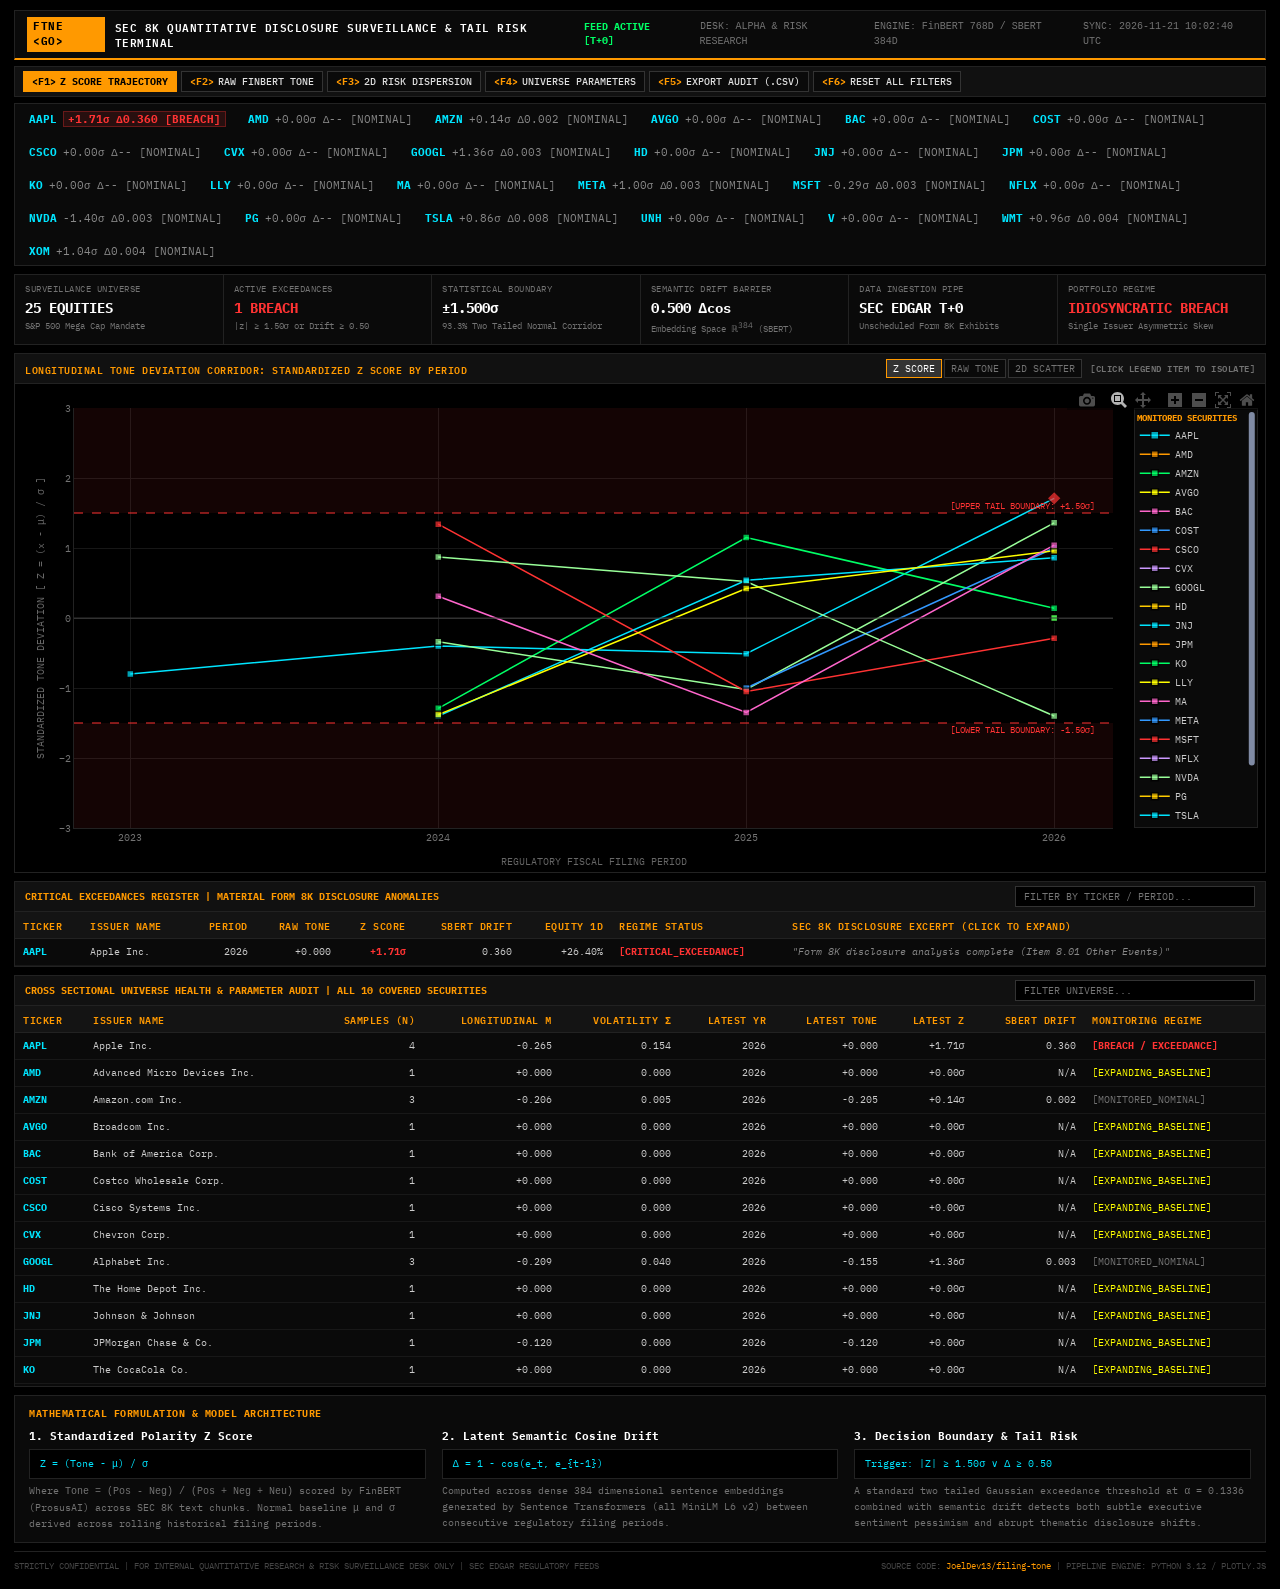
<file: docs/index.html>
<!DOCTYPE html>
<html lang="en">
<head>
  <meta charset="UTF-8">
  <meta name="viewport" content="width=device-width, initial-scale=1.0">
  <title>FTNE &lt;GO&gt; | SEC 8K Quantitative Tone &amp; Drift Terminal</title>
  <link rel="preconnect" href="https://fonts.googleapis.com">
  <link rel="preconnect" href="https://fonts.gstatic.com" crossorigin>
  <link href="https://fonts.googleapis.com/css2?family=IBM+Plex+Mono:ital,wght@0,300;0,400;0,500;0,600;0,700;1,400&display=swap" rel="stylesheet">
  <script src="https://cdn.plot.ly/plotly-2.35.2.min.js"></script>
  <style>
:root {
  --bg: #000000;
  --surface: #0a0a0a;
  --panel: #111111;
  --border: #222222;
  --border-highlight: #333333;
  --amber: #ff9900;
  --amber-dim: #b36b00;
  --cyan: #00e5ff;
  --green: #00ff66;
  --red: #ff3333;
  --yellow: #ffff00;
  --magenta: #ff66cc;
  --text: #e0e0e0;
  --text-muted: #737373;
  --text-dim: #444444;
  --mono: 'IBM Plex Mono', 'Courier New', monospace;
}

* {
  box-sizing: border-box;
  margin: 0;
  padding: 0;
  border-radius: 0 !important; 
}

body {
  background-color: var(--bg);
  color: var(--text);
  font-family: var(--mono);
  font-size: 11px;
  line-height: 1.4;
  padding: 10px 14px;
  -webkit-font-smoothing: antialiased;
  -moz-osx-font-smoothing: grayscale;
}

.terminal-wrapper {
  max-width: 1480px;
  margin: 0 auto;
}

/* Command Masthead */
.masthead {
  display: flex;
  justify-content: space-between;
  align-items: center;
  background-color: var(--surface);
  border: 1px solid var(--border);
  border-bottom: 2px solid var(--amber);
  padding: 6px 12px;
  margin-bottom: 6px;
}

.masthead-left {
  display: flex;
  align-items: center;
  gap: 10px;
}

.cmd-tag {
  background-color: var(--amber);
  color: #000000;
  font-weight: 700;
  padding: 2px 6px;
  letter-spacing: 0.5px;
}

.cmd-title {
  font-weight: 600;
  letter-spacing: 0.5px;
  color: #ffffff;
}

.masthead-right {
  display: flex;
  align-items: center;
  gap: 16px;
  color: var(--text-muted);
  font-size: 10px;
}

.status-live {
  color: var(--green);
  font-weight: 700;
}

/* Terminal Quick Action Toolbar */
.fkey-toolbar {
  display: flex;
  flex-wrap: wrap;
  gap: 4px;
  background-color: var(--panel);
  border: 1px solid var(--border);
  padding: 4px 8px;
  margin-bottom: 6px;
}

.fkey-btn {
  background-color: var(--surface);
  border: 1px solid var(--border-highlight);
  color: var(--text);
  font-family: var(--mono);
  font-size: 10px;
  font-weight: 500;
  padding: 3px 8px;
  cursor: pointer;
  display: flex;
  align-items: center;
  gap: 4px;
  transition: background 0.1s, border-color 0.1s;
}

.fkey-btn:hover {
  background-color: #1a1a1a;
  border-color: var(--amber);
  color: #ffffff;
}

.fkey-btn.active {
  background-color: var(--amber);
  color: #000000;
  font-weight: 700;
  border-color: var(--amber);
}

.fkey-tag {
  color: var(--amber);
  font-weight: 700;
}

.fkey-btn.active .fkey-tag {
  color: #000000;
}

/* Real Time Ticker Ribbon */
.ticker-tape {
  display: flex;
  flex-wrap: wrap;
  background-color: var(--surface);
  border: 1px solid var(--border);
  padding: 5px 10px;
  gap: 14px;
  margin-bottom: 8px;
  font-size: 10.5px;
}

.tape-item {
  display: flex;
  align-items: center;
  gap: 6px;
  cursor: pointer;
  padding: 2px 4px;
}

.tape-item:hover {
  background-color: #161616;
}

.tape-ticker {
  color: var(--cyan);
  font-weight: 700;
}

.tape-val {
  color: #ffffff;
}

.tape-val.alert {
  color: var(--red);
  font-weight: 700;
  background-color: rgba(255, 51, 51, 0.12);
  padding: 0 4px;
  border: 1px solid rgba(255, 51, 51, 0.3);
}

.tape-val.ok {
  color: #888888;
}

/* Analytical Metric Matrix (6 cells) */
.metric-grid {
  display: grid;
  grid-template-columns: repeat(6, 1fr);
  gap: 1px;
  background-color: var(--border);
  border: 1px solid var(--border);
  margin-bottom: 8px;
}

.metric-cell {
  background-color: var(--surface);
  padding: 8px 10px;
}

.metric-label {
  color: var(--text-muted);
  font-size: 9px;
  letter-spacing: 0.5px;
  text-transform: uppercase;
  margin-bottom: 3px;
}

.metric-val {
  font-size: 14px;
  font-weight: 700;
  color: #ffffff;
  font-variant-numeric: tabular-nums;
}

.metric-sub {
  color: var(--text-muted);
  font-size: 9px;
  margin-top: 2px;
}

/* Main Chart Window */
.chart-panel {
  border: 1px solid var(--border);
  background-color: var(--surface);
  margin-bottom: 8px;
}

.panel-header {
  display: flex;
  justify-content: space-between;
  align-items: center;
  background-color: var(--panel);
  border-bottom: 1px solid var(--border);
  padding: 5px 10px;
  font-size: 10px;
  font-weight: 600;
  letter-spacing: 0.5px;
  color: var(--amber);
  text-transform: uppercase;
}

.panel-controls {
  display: flex;
  align-items: center;
  gap: 8px;
}

.chart-view-toggle {
  display: flex;
  gap: 2px;
}

.view-btn {
  background-color: var(--surface);
  border: 1px solid var(--border-highlight);
  color: var(--text-muted);
  font-family: var(--mono);
  font-size: 9.5px;
  padding: 2px 6px;
  cursor: pointer;
}

.view-btn.active {
  background-color: var(--border-highlight);
  color: #ffffff;
  border-color: var(--amber);
}

.chart-canvas {
  padding: 4px;
  background-color: #000000;
}

#plotly-chart {
  width: 100%;
  min-height: 480px;
}

/* Tables and Data Grids */
.data-panel {
  border: 1px solid var(--border);
  background-color: var(--surface);
  margin-bottom: 8px;
}

.table-tools {
  display: flex;
  justify-content: space-between;
  align-items: center;
  background-color: var(--panel);
  border-bottom: 1px solid var(--border);
  padding: 4px 10px;
  font-size: 9.5px;
}

.table-search {
  background-color: #000000;
  border: 1px solid var(--border-highlight);
  color: #ffffff;
  font-family: var(--mono);
  font-size: 10px;
  padding: 3px 8px;
  width: 240px;
}

.table-search:focus {
  outline: none;
  border-color: var(--amber);
}

.table-wrapper {
  overflow-x: auto;
  max-height: 380px;
}

table {
  width: 100%;
  border-collapse: collapse;
  font-size: 10px;
  text-align: left;
}

thead th {
  position: sticky;
  top: 0;
  background-color: #141414;
  color: var(--amber);
  font-weight: 600;
  letter-spacing: 0.5px;
  text-transform: uppercase;
  padding: 6px 8px;
  border-bottom: 1px solid var(--border);
  white-space: nowrap;
  z-index: 2;
}

thead th.num-col, tbody td.num-col {
  text-align: right;
  font-variant-numeric: tabular-nums;
}

tbody td {
  padding: 6px 8px;
  border-bottom: 1px solid #181818;
  vertical-align: middle;
  color: #cccccc;
  white-space: nowrap;
}

tbody tr:hover td {
  background-color: #161616;
  color: #ffffff;
}

.ticker-code {
  color: var(--cyan);
  font-weight: 700;
}

.tag-breach {
  color: var(--red);
  font-weight: 700;
}

.tag-nominal {
  color: var(--text-muted);
}

.tag-expanding {
  color: var(--yellow);
}

.cell-snippet {
  max-width: 460px;
  overflow: hidden;
  text-overflow: ellipsis;
  white-space: nowrap;
  color: #888888;
  font-style: italic;
}

/* Modal / Drawer for Full Text Excerpt Inspection */
#snippet-modal {
  display: none;
  position: fixed;
  top: 0;
  left: 0;
  width: 100%;
  height: 100%;
  background: rgba(0, 0, 0, 0.85);
  z-index: 9999;
  justify-content: center;
  align-items: center;
  padding: 20px;
}

.modal-box {
  background-color: var(--surface);
  border: 1px solid var(--amber);
  width: 100%;
  max-width: 800px;
  box-shadow: 0 0 20px rgba(0, 0, 0, 0.9);
}

.modal-header {
  background-color: var(--panel);
  padding: 8px 12px;
  border-bottom: 1px solid var(--border);
  display: flex;
  justify-content: space-between;
  align-items: center;
  color: var(--amber);
  font-weight: 700;
}

.modal-close {
  background: none;
  border: 1px solid var(--border-highlight);
  color: var(--text);
  font-family: var(--mono);
  padding: 2px 8px;
  cursor: pointer;
}

.modal-close:hover {
  background-color: var(--red);
  color: #ffffff;
}

.modal-body {
  padding: 14px;
  max-height: 480px;
  overflow-y: auto;
  font-size: 11px;
  line-height: 1.6;
  color: #e0e0e0;
  white-space: pre-wrap;
  word-break: break-word;
}

/* Methodology and Mathematical Specification Panel */
.spec-panel {
  border: 1px solid var(--border);
  background-color: var(--surface);
  padding: 10px 14px;
  margin-bottom: 8px;
  font-size: 10px;
  color: var(--text-muted);
  line-height: 1.6;
}

.spec-header {
  color: var(--amber);
  font-weight: 700;
  margin-bottom: 6px;
  text-transform: uppercase;
  letter-spacing: 0.5px;
}

.spec-grid {
  display: grid;
  grid-template-columns: repeat(3, 1fr);
  gap: 16px;
}

.spec-col h4 {
  color: #ffffff;
  font-size: 10.5px;
  margin-bottom: 4px;
}

.formula-box {
  background-color: #000000;
  border: 1px solid var(--border);
  padding: 6px 10px;
  color: var(--cyan);
  margin: 4px 0;
  font-family: var(--mono);
}

/* Institutional Footer */
footer {
  display: flex;
  justify-content: space-between;
  align-items: center;
  flex-wrap: wrap;
  gap: 8px;
  padding: 8px 0;
  border-top: 1px solid var(--border);
  font-size: 9px;
  color: var(--text-dim);
}

footer a {
  color: var(--amber);
  text-decoration: none;
}

footer a:hover {
  text-decoration: underline;
}

@media (max-width: 1024px) {
  .metric-grid { grid-template-columns: repeat(3, 1fr); }
  .spec-grid { grid-template-columns: 1fr; }
}

  </style>
</head>
<body>
  <div class="terminal-wrapper">
    <!-- Command Masthead -->
    <header class="masthead">
      <div class="masthead-left">
        <span class="cmd-tag">FTNE &lt;GO&gt;</span>
        <span class="cmd-title">SEC 8K QUANTITATIVE DISCLOSURE SURVEILLANCE &amp; TAIL RISK TERMINAL</span>
      </div>
      <div class="masthead-right">
        <span class="status-live">FEED ACTIVE [T+0]</span>
        <span>DESK: <code>ALPHA &amp; RISK RESEARCH</code></span>
        <span>ENGINE: <code>FinBERT 768D / SBERT 384D</code></span>
        <span>SYNC: <code>2026-11-21 10:02:40 UTC</code></span>
      </div>
    </header>

    <!-- Function Key Toolbar -->
    <div class="fkey-toolbar">
      <button class="fkey-btn active" id="btn-f1" onclick="switchChartView('zscore')">
        <span class="fkey-tag">&lt;F1&gt;</span> Z SCORE TRAJECTORY
      </button>
      <button class="fkey-btn" id="btn-f2" onclick="switchChartView('tone')">
        <span class="fkey-tag">&lt;F2&gt;</span> RAW FINBERT TONE
      </button>
      <button class="fkey-btn" id="btn-f3" onclick="switchChartView('dispersion')">
        <span class="fkey-tag">&lt;F3&gt;</span> 2D RISK DISPERSION
      </button>
      <button class="fkey-btn" id="btn-f4" onclick="scrollToElement('section-universe')">
        <span class="fkey-tag">&lt;F4&gt;</span> UNIVERSE PARAMETERS
      </button>
      <button class="fkey-btn" id="btn-f5" onclick="exportLedgerCsv()">
        <span class="fkey-tag">&lt;F5&gt;</span> EXPORT AUDIT (.CSV)
      </button>
      <button class="fkey-btn" id="btn-f6" onclick="resetTickerFilters()">
        <span class="fkey-tag">&lt;F6&gt;</span> RESET ALL FILTERS
      </button>
    </div>

    <!-- Live Ticker Ribbon -->
    <div class="ticker-tape">
      <div class='tape-item' onclick="isolateTicker('AAPL')" title='Click to isolate AAPL'><span class='tape-ticker'>AAPL</span><span class='tape-val alert'>+1.71&sigma; &Delta;0.360 [BREACH]</span></div><div class='tape-item' onclick="isolateTicker('AMD')" title='Click to isolate AMD'><span class='tape-ticker'>AMD</span><span class='tape-val ok'>+0.00&sigma; &Delta;-- [NOMINAL]</span></div><div class='tape-item' onclick="isolateTicker('AMZN')" title='Click to isolate AMZN'><span class='tape-ticker'>AMZN</span><span class='tape-val ok'>+0.14&sigma; &Delta;0.002 [NOMINAL]</span></div><div class='tape-item' onclick="isolateTicker('AVGO')" title='Click to isolate AVGO'><span class='tape-ticker'>AVGO</span><span class='tape-val ok'>+0.00&sigma; &Delta;-- [NOMINAL]</span></div><div class='tape-item' onclick="isolateTicker('BAC')" title='Click to isolate BAC'><span class='tape-ticker'>BAC</span><span class='tape-val ok'>+0.00&sigma; &Delta;-- [NOMINAL]</span></div><div class='tape-item' onclick="isolateTicker('COST')" title='Click to isolate COST'><span class='tape-ticker'>COST</span><span class='tape-val ok'>+0.00&sigma; &Delta;-- [NOMINAL]</span></div><div class='tape-item' onclick="isolateTicker('CSCO')" title='Click to isolate CSCO'><span class='tape-ticker'>CSCO</span><span class='tape-val ok'>+0.00&sigma; &Delta;-- [NOMINAL]</span></div><div class='tape-item' onclick="isolateTicker('CVX')" title='Click to isolate CVX'><span class='tape-ticker'>CVX</span><span class='tape-val ok'>+0.00&sigma; &Delta;-- [NOMINAL]</span></div><div class='tape-item' onclick="isolateTicker('GOOGL')" title='Click to isolate GOOGL'><span class='tape-ticker'>GOOGL</span><span class='tape-val ok'>+1.36&sigma; &Delta;0.003 [NOMINAL]</span></div><div class='tape-item' onclick="isolateTicker('HD')" title='Click to isolate HD'><span class='tape-ticker'>HD</span><span class='tape-val ok'>+0.00&sigma; &Delta;-- [NOMINAL]</span></div><div class='tape-item' onclick="isolateTicker('JNJ')" title='Click to isolate JNJ'><span class='tape-ticker'>JNJ</span><span class='tape-val ok'>+0.00&sigma; &Delta;-- [NOMINAL]</span></div><div class='tape-item' onclick="isolateTicker('JPM')" title='Click to isolate JPM'><span class='tape-ticker'>JPM</span><span class='tape-val ok'>+0.00&sigma; &Delta;-- [NOMINAL]</span></div><div class='tape-item' onclick="isolateTicker('KO')" title='Click to isolate KO'><span class='tape-ticker'>KO</span><span class='tape-val ok'>+0.00&sigma; &Delta;-- [NOMINAL]</span></div><div class='tape-item' onclick="isolateTicker('LLY')" title='Click to isolate LLY'><span class='tape-ticker'>LLY</span><span class='tape-val ok'>+0.00&sigma; &Delta;-- [NOMINAL]</span></div><div class='tape-item' onclick="isolateTicker('MA')" title='Click to isolate MA'><span class='tape-ticker'>MA</span><span class='tape-val ok'>+0.00&sigma; &Delta;-- [NOMINAL]</span></div><div class='tape-item' onclick="isolateTicker('META')" title='Click to isolate META'><span class='tape-ticker'>META</span><span class='tape-val ok'>+1.00&sigma; &Delta;0.003 [NOMINAL]</span></div><div class='tape-item' onclick="isolateTicker('MSFT')" title='Click to isolate MSFT'><span class='tape-ticker'>MSFT</span><span class='tape-val ok'>-0.29&sigma; &Delta;0.003 [NOMINAL]</span></div><div class='tape-item' onclick="isolateTicker('NFLX')" title='Click to isolate NFLX'><span class='tape-ticker'>NFLX</span><span class='tape-val ok'>+0.00&sigma; &Delta;-- [NOMINAL]</span></div><div class='tape-item' onclick="isolateTicker('NVDA')" title='Click to isolate NVDA'><span class='tape-ticker'>NVDA</span><span class='tape-val ok'>-1.40&sigma; &Delta;0.003 [NOMINAL]</span></div><div class='tape-item' onclick="isolateTicker('PG')" title='Click to isolate PG'><span class='tape-ticker'>PG</span><span class='tape-val ok'>+0.00&sigma; &Delta;-- [NOMINAL]</span></div><div class='tape-item' onclick="isolateTicker('TSLA')" title='Click to isolate TSLA'><span class='tape-ticker'>TSLA</span><span class='tape-val ok'>+0.86&sigma; &Delta;0.008 [NOMINAL]</span></div><div class='tape-item' onclick="isolateTicker('UNH')" title='Click to isolate UNH'><span class='tape-ticker'>UNH</span><span class='tape-val ok'>+0.00&sigma; &Delta;-- [NOMINAL]</span></div><div class='tape-item' onclick="isolateTicker('V')" title='Click to isolate V'><span class='tape-ticker'>V</span><span class='tape-val ok'>+0.00&sigma; &Delta;-- [NOMINAL]</span></div><div class='tape-item' onclick="isolateTicker('WMT')" title='Click to isolate WMT'><span class='tape-ticker'>WMT</span><span class='tape-val ok'>+0.96&sigma; &Delta;0.004 [NOMINAL]</span></div><div class='tape-item' onclick="isolateTicker('XOM')" title='Click to isolate XOM'><span class='tape-ticker'>XOM</span><span class='tape-val ok'>+1.04&sigma; &Delta;0.004 [NOMINAL]</span></div>
    </div>

    <!-- Analytical Metric Matrix -->
    <div class="metric-grid">
      <div class="metric-cell">
        <div class="metric-label">Surveillance Universe</div>
        <div class="metric-val">25 EQUITIES</div>
        <div class="metric-sub">S&amp;P 500 Mega Cap Mandate</div>
      </div>
      <div class="metric-cell">
        <div class="metric-label">Active Exceedances</div>
        <div class="metric-val" style="color: #ff3333;">1 BREACH</div>
        <div class="metric-sub">|z| &ge; 1.50&sigma; or Drift &ge; 0.50</div>
      </div>
      <div class="metric-cell">
        <div class="metric-label">Statistical Boundary</div>
        <div class="metric-val">&plusmn;1.500&sigma;</div>
        <div class="metric-sub">93.3% Two Tailed Normal Corridor</div>
      </div>
      <div class="metric-cell">
        <div class="metric-label">Semantic Drift Barrier</div>
        <div class="metric-val">0.500 &Delta;cos</div>
        <div class="metric-sub">Embedding Space ℝ<sup>384</sup> (SBERT)</div>
      </div>
      <div class="metric-cell">
        <div class="metric-label">Data Ingestion Pipe</div>
        <div class="metric-val">SEC EDGAR T+0</div>
        <div class="metric-sub">Unscheduled Form 8K Exhibits</div>
      </div>
      <div class="metric-cell">
        <div class="metric-label">Portfolio Regime</div>
        <div class="metric-val" style="color: #ff3333;">IDIOSYNCRATIC BREACH</div>
        <div class="metric-sub">Single Issuer Asymmetric Skew</div>
      </div>
    </div>

    <!-- Quantitative Chart Panel -->
    <div class="chart-panel">
      <div class="panel-header">
        <span id="chart-title">Longitudinal Tone Deviation Corridor: Standardized Z Score by Period</span>
        <div class="panel-controls">
          <div class="chart-view-toggle">
            <button class="view-btn active" id="vbtn-zscore" onclick="switchChartView('zscore')">Z SCORE</button>
            <button class="view-btn" id="vbtn-tone" onclick="switchChartView('tone')">RAW TONE</button>
            <button class="view-btn" id="vbtn-dispersion" onclick="switchChartView('dispersion')">2D SCATTER</button>
          </div>
          <span style="color: var(--text-muted); font-size: 9px;">[Click legend item to isolate]</span>
        </div>
      </div>
      <div class="chart-canvas">
        <div id="plotly-chart"></div>
      </div>
    </div>

    <!-- Critical Exceedances Register Table -->
    <div class="data-panel" id="section-exceedances">
      <div class="table-tools">
        <span style="color: var(--amber); font-weight: 700;">CRITICAL EXCEEDANCES REGISTER | MATERIAL FORM 8K DISCLOSURE ANOMALIES</span>
        <div>
          <input type="text" id="filter-exceedances" class="table-search" placeholder="FILTER BY TICKER / PERIOD..." onkeyup="filterTable('table-exceedances', this.value)">
        </div>
      </div>
      <div class="table-wrapper">
        
        <table id="table-exceedances">
          <thead>
            <tr>
              <th>TICKER</th>
              <th>ISSUER NAME</th>
              <th class="num-col">PERIOD</th>
              <th class="num-col">RAW TONE</th>
              <th class="num-col">Z SCORE</th>
              <th class="num-col">SBERT DRIFT</th>
              <th class="num-col">EQUITY 1D</th>
              <th>REGIME STATUS</th>
              <th>SEC 8K DISCLOSURE EXCERPT (CLICK TO EXPAND)</th>
            </tr>
          </thead>
          <tbody>
            <tr><td><span class='ticker-code'>AAPL</span></td><td>Apple Inc.</td><td class='num-col'>2026</td><td class='num-col'>+0.000</td><td class='num-col'><span class='tag-breach'>+1.71&sigma;</span></td><td class='num-col'>0.360</td><td class='num-col'>+26.40%</td><td><span class='tag-breach'>[CRITICAL_EXCEEDANCE]</span></td><td class='cell-snippet' onclick="openModal('AAPL', '2026', 'Form 8K disclosure analysis complete (Item 8.01 Other Events). No negative phrase exceeded polarity threshold')" title='Click to inspect full disclosure excerpt' style='cursor: pointer;'>"Form 8K disclosure analysis complete (Item 8.01 Other Events)"</td></tr>
          </tbody>
        </table>
        
      </div>
    </div>

    <!-- Complete Universe Surveillance Matrix Table -->
    <div class="data-panel" id="section-universe">
      <div class="table-tools">
        <span style="color: var(--amber); font-weight: 700;">CROSS SECTIONAL UNIVERSE HEALTH &amp; PARAMETER AUDIT | ALL 10 COVERED SECURITIES</span>
        <div>
          <input type="text" id="filter-universe" class="table-search" placeholder="FILTER UNIVERSE..." onkeyup="filterTable('table-universe', this.value)">
        </div>
      </div>
      <div class="table-wrapper">
        
        <table id="table-universe">
          <thead>
            <tr>
              <th>TICKER</th>
              <th>ISSUER NAME</th>
              <th class="num-col">SAMPLES (N)</th>
              <th class="num-col">LONGITUDINAL &mu;</th>
              <th class="num-col">VOLATILITY &sigma;</th>
              <th class="num-col">LATEST YR</th>
              <th class="num-col">LATEST TONE</th>
              <th class="num-col">LATEST Z</th>
              <th class="num-col">SBERT DRIFT</th>
              <th>MONITORING REGIME</th>
            </tr>
          </thead>
          <tbody>
            <tr><td><span class='ticker-code'>AAPL</span></td><td>Apple Inc.</td><td class='num-col'>4</td><td class='num-col'>-0.265</td><td class='num-col'>0.154</td><td class='num-col'>2026</td><td class='num-col'>+0.000</td><td class='num-col'>+1.71&sigma;</td><td class='num-col'>0.360</td><td><span class='tag-breach'>[BREACH / EXCEEDANCE]</span></td></tr><tr><td><span class='ticker-code'>AMD</span></td><td>Advanced Micro Devices Inc.</td><td class='num-col'>1</td><td class='num-col'>+0.000</td><td class='num-col'>0.000</td><td class='num-col'>2026</td><td class='num-col'>+0.000</td><td class='num-col'>+0.00&sigma;</td><td class='num-col'>N/A</td><td><span class='tag-expanding'>[EXPANDING_BASELINE]</span></td></tr><tr><td><span class='ticker-code'>AMZN</span></td><td>Amazon.com Inc.</td><td class='num-col'>3</td><td class='num-col'>-0.206</td><td class='num-col'>0.005</td><td class='num-col'>2026</td><td class='num-col'>-0.205</td><td class='num-col'>+0.14&sigma;</td><td class='num-col'>0.002</td><td><span class='tag-nominal'>[MONITORED_NOMINAL]</span></td></tr><tr><td><span class='ticker-code'>AVGO</span></td><td>Broadcom Inc.</td><td class='num-col'>1</td><td class='num-col'>+0.000</td><td class='num-col'>0.000</td><td class='num-col'>2026</td><td class='num-col'>+0.000</td><td class='num-col'>+0.00&sigma;</td><td class='num-col'>N/A</td><td><span class='tag-expanding'>[EXPANDING_BASELINE]</span></td></tr><tr><td><span class='ticker-code'>BAC</span></td><td>Bank of America Corp.</td><td class='num-col'>1</td><td class='num-col'>+0.000</td><td class='num-col'>0.000</td><td class='num-col'>2026</td><td class='num-col'>+0.000</td><td class='num-col'>+0.00&sigma;</td><td class='num-col'>N/A</td><td><span class='tag-expanding'>[EXPANDING_BASELINE]</span></td></tr><tr><td><span class='ticker-code'>COST</span></td><td>Costco Wholesale Corp.</td><td class='num-col'>1</td><td class='num-col'>+0.000</td><td class='num-col'>0.000</td><td class='num-col'>2026</td><td class='num-col'>+0.000</td><td class='num-col'>+0.00&sigma;</td><td class='num-col'>N/A</td><td><span class='tag-expanding'>[EXPANDING_BASELINE]</span></td></tr><tr><td><span class='ticker-code'>CSCO</span></td><td>Cisco Systems Inc.</td><td class='num-col'>1</td><td class='num-col'>+0.000</td><td class='num-col'>0.000</td><td class='num-col'>2026</td><td class='num-col'>+0.000</td><td class='num-col'>+0.00&sigma;</td><td class='num-col'>N/A</td><td><span class='tag-expanding'>[EXPANDING_BASELINE]</span></td></tr><tr><td><span class='ticker-code'>CVX</span></td><td>Chevron Corp.</td><td class='num-col'>1</td><td class='num-col'>+0.000</td><td class='num-col'>0.000</td><td class='num-col'>2026</td><td class='num-col'>+0.000</td><td class='num-col'>+0.00&sigma;</td><td class='num-col'>N/A</td><td><span class='tag-expanding'>[EXPANDING_BASELINE]</span></td></tr><tr><td><span class='ticker-code'>GOOGL</span></td><td>Alphabet Inc.</td><td class='num-col'>3</td><td class='num-col'>-0.209</td><td class='num-col'>0.040</td><td class='num-col'>2026</td><td class='num-col'>-0.155</td><td class='num-col'>+1.36&sigma;</td><td class='num-col'>0.003</td><td><span class='tag-nominal'>[MONITORED_NOMINAL]</span></td></tr><tr><td><span class='ticker-code'>HD</span></td><td>The Home Depot Inc.</td><td class='num-col'>1</td><td class='num-col'>+0.000</td><td class='num-col'>0.000</td><td class='num-col'>2026</td><td class='num-col'>+0.000</td><td class='num-col'>+0.00&sigma;</td><td class='num-col'>N/A</td><td><span class='tag-expanding'>[EXPANDING_BASELINE]</span></td></tr><tr><td><span class='ticker-code'>JNJ</span></td><td>Johnson &amp; Johnson</td><td class='num-col'>1</td><td class='num-col'>+0.000</td><td class='num-col'>0.000</td><td class='num-col'>2026</td><td class='num-col'>+0.000</td><td class='num-col'>+0.00&sigma;</td><td class='num-col'>N/A</td><td><span class='tag-expanding'>[EXPANDING_BASELINE]</span></td></tr><tr><td><span class='ticker-code'>JPM</span></td><td>JPMorgan Chase &amp; Co.</td><td class='num-col'>1</td><td class='num-col'>-0.120</td><td class='num-col'>0.000</td><td class='num-col'>2026</td><td class='num-col'>-0.120</td><td class='num-col'>+0.00&sigma;</td><td class='num-col'>N/A</td><td><span class='tag-expanding'>[EXPANDING_BASELINE]</span></td></tr><tr><td><span class='ticker-code'>KO</span></td><td>The CocaCola Co.</td><td class='num-col'>1</td><td class='num-col'>+0.000</td><td class='num-col'>0.000</td><td class='num-col'>2026</td><td class='num-col'>+0.000</td><td class='num-col'>+0.00&sigma;</td><td class='num-col'>N/A</td><td><span class='tag-expanding'>[EXPANDING_BASELINE]</span></td></tr><tr><td><span class='ticker-code'>LLY</span></td><td>Eli Lilly and Co.</td><td class='num-col'>1</td><td class='num-col'>+0.000</td><td class='num-col'>0.000</td><td class='num-col'>2026</td><td class='num-col'>+0.000</td><td class='num-col'>+0.00&sigma;</td><td class='num-col'>N/A</td><td><span class='tag-expanding'>[EXPANDING_BASELINE]</span></td></tr><tr><td><span class='ticker-code'>MA</span></td><td>Mastercard Inc.</td><td class='num-col'>1</td><td class='num-col'>+0.000</td><td class='num-col'>0.000</td><td class='num-col'>2026</td><td class='num-col'>+0.000</td><td class='num-col'>+0.00&sigma;</td><td class='num-col'>N/A</td><td><span class='tag-expanding'>[EXPANDING_BASELINE]</span></td></tr><tr><td><span class='ticker-code'>META</span></td><td>Meta Platforms Inc.</td><td class='num-col'>2</td><td class='num-col'>-0.308</td><td class='num-col'>0.004</td><td class='num-col'>2026</td><td class='num-col'>-0.304</td><td class='num-col'>+1.00&sigma;</td><td class='num-col'>0.003</td><td><span class='tag-expanding'>[EXPANDING_BASELINE]</span></td></tr><tr><td><span class='ticker-code'>MSFT</span></td><td>Microsoft Corp.</td><td class='num-col'>3</td><td class='num-col'>-0.151</td><td class='num-col'>0.026</td><td class='num-col'>2026</td><td class='num-col'>-0.159</td><td class='num-col'>-0.29&sigma;</td><td class='num-col'>0.003</td><td><span class='tag-nominal'>[MONITORED_NOMINAL]</span></td></tr><tr><td><span class='ticker-code'>NFLX</span></td><td>Netflix Inc.</td><td class='num-col'>1</td><td class='num-col'>+0.000</td><td class='num-col'>0.000</td><td class='num-col'>2026</td><td class='num-col'>+0.000</td><td class='num-col'>+0.00&sigma;</td><td class='num-col'>N/A</td><td><span class='tag-expanding'>[EXPANDING_BASELINE]</span></td></tr><tr><td><span class='ticker-code'>NVDA</span></td><td>NVIDIA Corp.</td><td class='num-col'>3</td><td class='num-col'>-0.308</td><td class='num-col'>0.029</td><td class='num-col'>2026</td><td class='num-col'>-0.348</td><td class='num-col'>-1.40&sigma;</td><td class='num-col'>0.003</td><td><span class='tag-nominal'>[MONITORED_NOMINAL]</span></td></tr><tr><td><span class='ticker-code'>PG</span></td><td>Procter &amp; Gamble Co.</td><td class='num-col'>1</td><td class='num-col'>+0.000</td><td class='num-col'>0.000</td><td class='num-col'>2026</td><td class='num-col'>+0.000</td><td class='num-col'>+0.00&sigma;</td><td class='num-col'>N/A</td><td><span class='tag-expanding'>[EXPANDING_BASELINE]</span></td></tr><tr><td><span class='ticker-code'>TSLA</span></td><td>Tesla Inc.</td><td class='num-col'>3</td><td class='num-col'>-0.173</td><td class='num-col'>0.016</td><td class='num-col'>2026</td><td class='num-col'>-0.159</td><td class='num-col'>+0.86&sigma;</td><td class='num-col'>0.008</td><td><span class='tag-nominal'>[MONITORED_NOMINAL]</span></td></tr><tr><td><span class='ticker-code'>UNH</span></td><td>UnitedHealth Group Inc.</td><td class='num-col'>1</td><td class='num-col'>+0.000</td><td class='num-col'>0.000</td><td class='num-col'>2026</td><td class='num-col'>+0.000</td><td class='num-col'>+0.00&sigma;</td><td class='num-col'>N/A</td><td><span class='tag-expanding'>[EXPANDING_BASELINE]</span></td></tr><tr><td><span class='ticker-code'>V</span></td><td>Visa Inc.</td><td class='num-col'>1</td><td class='num-col'>+0.000</td><td class='num-col'>0.000</td><td class='num-col'>2026</td><td class='num-col'>+0.000</td><td class='num-col'>+0.00&sigma;</td><td class='num-col'>N/A</td><td><span class='tag-expanding'>[EXPANDING_BASELINE]</span></td></tr><tr><td><span class='ticker-code'>WMT</span></td><td>Walmart Inc.</td><td class='num-col'>3</td><td class='num-col'>-0.159</td><td class='num-col'>0.019</td><td class='num-col'>2026</td><td class='num-col'>-0.141</td><td class='num-col'>+0.96&sigma;</td><td class='num-col'>0.004</td><td><span class='tag-nominal'>[MONITORED_NOMINAL]</span></td></tr><tr><td><span class='ticker-code'>XOM</span></td><td>Exxon Mobil Corp.</td><td class='num-col'>3</td><td class='num-col'>-0.070</td><td class='num-col'>0.022</td><td class='num-col'>2026</td><td class='num-col'>-0.047</td><td class='num-col'>+1.04&sigma;</td><td class='num-col'>0.004</td><td><span class='tag-nominal'>[MONITORED_NOMINAL]</span></td></tr>
          </tbody>
        </table>
        
      </div>
    </div>

    <!-- Quantitative Methodology and Specification -->
    <div class="spec-panel">
      <div class="spec-header">Mathematical Formulation &amp; Model Architecture</div>
      <div class="spec-grid">
        <div class="spec-col">
          <h4>1. Standardized Polarity Z Score</h4>
          <div class="formula-box">Z = (Tone - &mu;) / &sigma;</div>
          <p>Where <code>Tone = (Pos - Neg) / (Pos + Neg + Neu)</code> scored by FinBERT (ProsusAI) across SEC 8K text chunks. Normal baseline &mu; and &sigma; derived across rolling historical filing periods.</p>
        </div>
        <div class="spec-col">
          <h4>2. Latent Semantic Cosine Drift</h4>
          <div class="formula-box">&Delta; = 1 - cos(e_t, e_{t-1})</div>
          <p>Computed across dense 384 dimensional sentence embeddings generated by Sentence Transformers (all MiniLM L6 v2) between consecutive regulatory filing periods.</p>
        </div>
        <div class="spec-col">
          <h4>3. Decision Boundary &amp; Tail Risk</h4>
          <div class="formula-box">Trigger: |Z| &ge; 1.50&sigma; &or; &Delta; &ge; 0.50</div>
          <p>A standard two tailed Gaussian exceedance threshold at &alpha; = 0.1336 combined with semantic drift detects both subtle executive sentiment pessimism and abrupt thematic disclosure shifts.</p>
        </div>
      </div>
    </div>

    <!-- Institutional Compliance Footer -->
    <footer>
      <span>STRICTLY CONFIDENTIAL | FOR INTERNAL QUANTITATIVE RESEARCH &amp; RISK SURVEILLANCE DESK ONLY | SEC EDGAR REGULATORY FEEDS</span>
      <span>SOURCE CODE: <a href="https://github.com/JoelDev13/filing-tone" target="_blank" rel="noopener">JoelDev13/filing-tone</a> | PIPELINE ENGINE: PYTHON 3.12 / PLOTLY.JS</span>
    </footer>
  </div>

  <!-- Excerpt Modal Drawer -->
  <div id="snippet-modal" onclick="closeModal(event)">
    <div class="modal-box" onclick="event.stopPropagation()">
      <div class="modal-header">
        <span id="modal-title">SEC 8K DISCLOSURE EXCERPT INSPECTION</span>
        <button class="modal-close" onclick="closeModal()">[ESC / CLOSE]</button>
      </div>
      <div class="modal-body" id="modal-content"></div>
    </div>
  </div>

  <script>
    // Injected Chart Payloads
    const views = {
      zscore: {
        traces: [{"name": "AAPL", "x": [2023, 2024, 2025, 2026], "y": [-0.8, -0.4, -0.51, 1.71], "customdata": [["N/A", "Form 8K disclosure analysis complete (Item 8.01 Other Events)", "N/A", "-0.388", "-0.265", "0.154"], ["0.003", "Form 8K disclosure analysis complete (Item 8.01 Other Events)", "N/A", "-0.327", "-0.265", "0.154"], ["0.004", "Form 8K disclosure analysis complete (Item 8.01 Other Events)", "N/A", "-0.343", "-0.265", "0.154"], ["0.360", "Form 8K disclosure analysis complete (Item 8.01 Other Events)", "+26.40%", "+0.000", "-0.265", "0.154"]], "mode": "lines+markers", "type": "scatter", "marker": {"size": [7, 7, 7, 11], "color": ["#00e5ff", "#00e5ff", "#00e5ff", "#ff3333"], "symbol": ["square", "square", "square", "diamond"], "line": {"color": "#000000", "width": 1.5}}, "line": {"color": "#00e5ff", "width": 1.5}, "hovertemplate": "<b>[%{fullData.name}]</b> PERIOD: <b>%{x}</b><br>------------------------------------<br>TONE Z SCORE    : <b>%{y:+.2f}&sigma;</b><br>RAW FINBERT TONE: <b>%{customdata[3]}</b><br>HISTORICAL MEAN &mu;: %{customdata[4]} | &sigma;: %{customdata[5]}<br>SBERT DRIFT     : <b>%{customdata[0]}</b><br>EQUITY 1D RET   : <b>%{customdata[2]}</b><br>------------------------------------<br>EXCERPT: <i>\"%{customdata[1]}\"</i><extra></extra>"}, {"name": "AMD", "x": [2026], "y": [0.0], "customdata": [["N/A", "No negative content detected", "N/A", "+0.000", "+0.000", "0.000"]], "mode": "lines+markers", "type": "scatter", "marker": {"size": [7], "color": ["#ff9900"], "symbol": ["square"], "line": {"color": "#000000", "width": 1.5}}, "line": {"color": "#ff9900", "width": 1.5}, "hovertemplate": "<b>[%{fullData.name}]</b> PERIOD: <b>%{x}</b><br>------------------------------------<br>TONE Z SCORE    : <b>%{y:+.2f}&sigma;</b><br>RAW FINBERT TONE: <b>%{customdata[3]}</b><br>HISTORICAL MEAN &mu;: %{customdata[4]} | &sigma;: %{customdata[5]}<br>SBERT DRIFT     : <b>%{customdata[0]}</b><br>EQUITY 1D RET   : <b>%{customdata[2]}</b><br>------------------------------------<br>EXCERPT: <i>\"%{customdata[1]}\"</i><extra></extra>"}, {"name": "AMZN", "x": [2024, 2025, 2026], "y": [-1.29, 1.15, 0.14], "customdata": [["N/A", "Form 8K disclosure analysis complete (Item 8.01 Other Events)", "N/A", "-0.212", "-0.206", "0.005"], ["0.001", "Form 8K disclosure analysis complete (Item 8.01 Other Events)", "N/A", "-0.200", "-0.206", "0.005"], ["0.002", "Form 8K disclosure analysis complete (Item 8.01 Other Events)", "N/A", "-0.205", "-0.206", "0.005"]], "mode": "lines+markers", "type": "scatter", "marker": {"size": [7, 7, 7], "color": ["#00ff66", "#00ff66", "#00ff66"], "symbol": ["square", "square", "square"], "line": {"color": "#000000", "width": 1.5}}, "line": {"color": "#00ff66", "width": 1.5}, "hovertemplate": "<b>[%{fullData.name}]</b> PERIOD: <b>%{x}</b><br>------------------------------------<br>TONE Z SCORE    : <b>%{y:+.2f}&sigma;</b><br>RAW FINBERT TONE: <b>%{customdata[3]}</b><br>HISTORICAL MEAN &mu;: %{customdata[4]} | &sigma;: %{customdata[5]}<br>SBERT DRIFT     : <b>%{customdata[0]}</b><br>EQUITY 1D RET   : <b>%{customdata[2]}</b><br>------------------------------------<br>EXCERPT: <i>\"%{customdata[1]}\"</i><extra></extra>"}, {"name": "AVGO", "x": [2026], "y": [0.0], "customdata": [["N/A", "No negative content detected", "N/A", "+0.000", "+0.000", "0.000"]], "mode": "lines+markers", "type": "scatter", "marker": {"size": [7], "color": ["#ffff00"], "symbol": ["square"], "line": {"color": "#000000", "width": 1.5}}, "line": {"color": "#ffff00", "width": 1.5}, "hovertemplate": "<b>[%{fullData.name}]</b> PERIOD: <b>%{x}</b><br>------------------------------------<br>TONE Z SCORE    : <b>%{y:+.2f}&sigma;</b><br>RAW FINBERT TONE: <b>%{customdata[3]}</b><br>HISTORICAL MEAN &mu;: %{customdata[4]} | &sigma;: %{customdata[5]}<br>SBERT DRIFT     : <b>%{customdata[0]}</b><br>EQUITY 1D RET   : <b>%{customdata[2]}</b><br>------------------------------------<br>EXCERPT: <i>\"%{customdata[1]}\"</i><extra></extra>"}, {"name": "BAC", "x": [2026], "y": [0.0], "customdata": [["N/A", "No negative content detected", "N/A", "+0.000", "+0.000", "0.000"]], "mode": "lines+markers", "type": "scatter", "marker": {"size": [7], "color": ["#ff66cc"], "symbol": ["square"], "line": {"color": "#000000", "width": 1.5}}, "line": {"color": "#ff66cc", "width": 1.5}, "hovertemplate": "<b>[%{fullData.name}]</b> PERIOD: <b>%{x}</b><br>------------------------------------<br>TONE Z SCORE    : <b>%{y:+.2f}&sigma;</b><br>RAW FINBERT TONE: <b>%{customdata[3]}</b><br>HISTORICAL MEAN &mu;: %{customdata[4]} | &sigma;: %{customdata[5]}<br>SBERT DRIFT     : <b>%{customdata[0]}</b><br>EQUITY 1D RET   : <b>%{customdata[2]}</b><br>------------------------------------<br>EXCERPT: <i>\"%{customdata[1]}\"</i><extra></extra>"}, {"name": "COST", "x": [2026], "y": [0.0], "customdata": [["N/A", "No negative content detected", "N/A", "+0.000", "+0.000", "0.000"]], "mode": "lines+markers", "type": "scatter", "marker": {"size": [7], "color": ["#3399ff"], "symbol": ["square"], "line": {"color": "#000000", "width": 1.5}}, "line": {"color": "#3399ff", "width": 1.5}, "hovertemplate": "<b>[%{fullData.name}]</b> PERIOD: <b>%{x}</b><br>------------------------------------<br>TONE Z SCORE    : <b>%{y:+.2f}&sigma;</b><br>RAW FINBERT TONE: <b>%{customdata[3]}</b><br>HISTORICAL MEAN &mu;: %{customdata[4]} | &sigma;: %{customdata[5]}<br>SBERT DRIFT     : <b>%{customdata[0]}</b><br>EQUITY 1D RET   : <b>%{customdata[2]}</b><br>------------------------------------<br>EXCERPT: <i>\"%{customdata[1]}\"</i><extra></extra>"}, {"name": "CSCO", "x": [2026], "y": [0.0], "customdata": [["N/A", "No negative content detected", "N/A", "+0.000", "+0.000", "0.000"]], "mode": "lines+markers", "type": "scatter", "marker": {"size": [7], "color": ["#ff3333"], "symbol": ["square"], "line": {"color": "#000000", "width": 1.5}}, "line": {"color": "#ff3333", "width": 1.5}, "hovertemplate": "<b>[%{fullData.name}]</b> PERIOD: <b>%{x}</b><br>------------------------------------<br>TONE Z SCORE    : <b>%{y:+.2f}&sigma;</b><br>RAW FINBERT TONE: <b>%{customdata[3]}</b><br>HISTORICAL MEAN &mu;: %{customdata[4]} | &sigma;: %{customdata[5]}<br>SBERT DRIFT     : <b>%{customdata[0]}</b><br>EQUITY 1D RET   : <b>%{customdata[2]}</b><br>------------------------------------<br>EXCERPT: <i>\"%{customdata[1]}\"</i><extra></extra>"}, {"name": "CVX", "x": [2026], "y": [0.0], "customdata": [["N/A", "No negative content detected", "N/A", "+0.000", "+0.000", "0.000"]], "mode": "lines+markers", "type": "scatter", "marker": {"size": [7], "color": ["#cc99ff"], "symbol": ["square"], "line": {"color": "#000000", "width": 1.5}}, "line": {"color": "#cc99ff", "width": 1.5}, "hovertemplate": "<b>[%{fullData.name}]</b> PERIOD: <b>%{x}</b><br>------------------------------------<br>TONE Z SCORE    : <b>%{y:+.2f}&sigma;</b><br>RAW FINBERT TONE: <b>%{customdata[3]}</b><br>HISTORICAL MEAN &mu;: %{customdata[4]} | &sigma;: %{customdata[5]}<br>SBERT DRIFT     : <b>%{customdata[0]}</b><br>EQUITY 1D RET   : <b>%{customdata[2]}</b><br>------------------------------------<br>EXCERPT: <i>\"%{customdata[1]}\"</i><extra></extra>"}, {"name": "GOOGL", "x": [2024, 2025, 2026], "y": [-0.34, -1.02, 1.36], "customdata": [["N/A", "Form 8K disclosure analysis complete (Item 8.01 Other Events)", "N/A", "-0.222", "-0.209", "0.040"], ["0.002", "Form 8K disclosure analysis complete (Item 8.01 Other Events)", "N/A", "-0.249", "-0.209", "0.040"], ["0.003", "Form 8K disclosure analysis complete (Item 8.01 Other Events)", "N/A", "-0.155", "-0.209", "0.040"]], "mode": "lines+markers", "type": "scatter", "marker": {"size": [7, 7, 7], "color": ["#99ff99", "#99ff99", "#99ff99"], "symbol": ["square", "square", "square"], "line": {"color": "#000000", "width": 1.5}}, "line": {"color": "#99ff99", "width": 1.5}, "hovertemplate": "<b>[%{fullData.name}]</b> PERIOD: <b>%{x}</b><br>------------------------------------<br>TONE Z SCORE    : <b>%{y:+.2f}&sigma;</b><br>RAW FINBERT TONE: <b>%{customdata[3]}</b><br>HISTORICAL MEAN &mu;: %{customdata[4]} | &sigma;: %{customdata[5]}<br>SBERT DRIFT     : <b>%{customdata[0]}</b><br>EQUITY 1D RET   : <b>%{customdata[2]}</b><br>------------------------------------<br>EXCERPT: <i>\"%{customdata[1]}\"</i><extra></extra>"}, {"name": "HD", "x": [2026], "y": [0.0], "customdata": [["N/A", "No negative content detected", "N/A", "+0.000", "+0.000", "0.000"]], "mode": "lines+markers", "type": "scatter", "marker": {"size": [7], "color": ["#ffcc00"], "symbol": ["square"], "line": {"color": "#000000", "width": 1.5}}, "line": {"color": "#ffcc00", "width": 1.5}, "hovertemplate": "<b>[%{fullData.name}]</b> PERIOD: <b>%{x}</b><br>------------------------------------<br>TONE Z SCORE    : <b>%{y:+.2f}&sigma;</b><br>RAW FINBERT TONE: <b>%{customdata[3]}</b><br>HISTORICAL MEAN &mu;: %{customdata[4]} | &sigma;: %{customdata[5]}<br>SBERT DRIFT     : <b>%{customdata[0]}</b><br>EQUITY 1D RET   : <b>%{customdata[2]}</b><br>------------------------------------<br>EXCERPT: <i>\"%{customdata[1]}\"</i><extra></extra>"}, {"name": "JNJ", "x": [2026], "y": [0.0], "customdata": [["N/A", "No negative content detected", "N/A", "+0.000", "+0.000", "0.000"]], "mode": "lines+markers", "type": "scatter", "marker": {"size": [7], "color": ["#00e5ff"], "symbol": ["square"], "line": {"color": "#000000", "width": 1.5}}, "line": {"color": "#00e5ff", "width": 1.5}, "hovertemplate": "<b>[%{fullData.name}]</b> PERIOD: <b>%{x}</b><br>------------------------------------<br>TONE Z SCORE    : <b>%{y:+.2f}&sigma;</b><br>RAW FINBERT TONE: <b>%{customdata[3]}</b><br>HISTORICAL MEAN &mu;: %{customdata[4]} | &sigma;: %{customdata[5]}<br>SBERT DRIFT     : <b>%{customdata[0]}</b><br>EQUITY 1D RET   : <b>%{customdata[2]}</b><br>------------------------------------<br>EXCERPT: <i>\"%{customdata[1]}\"</i><extra></extra>"}, {"name": "JPM", "x": [2026], "y": [0.0], "customdata": [["N/A", "Form 8K disclosure analysis complete (Item 8.01 Other Events)", "N/A", "-0.120", "-0.120", "0.000"]], "mode": "lines+markers", "type": "scatter", "marker": {"size": [7], "color": ["#ff9900"], "symbol": ["square"], "line": {"color": "#000000", "width": 1.5}}, "line": {"color": "#ff9900", "width": 1.5}, "hovertemplate": "<b>[%{fullData.name}]</b> PERIOD: <b>%{x}</b><br>------------------------------------<br>TONE Z SCORE    : <b>%{y:+.2f}&sigma;</b><br>RAW FINBERT TONE: <b>%{customdata[3]}</b><br>HISTORICAL MEAN &mu;: %{customdata[4]} | &sigma;: %{customdata[5]}<br>SBERT DRIFT     : <b>%{customdata[0]}</b><br>EQUITY 1D RET   : <b>%{customdata[2]}</b><br>------------------------------------<br>EXCERPT: <i>\"%{customdata[1]}\"</i><extra></extra>"}, {"name": "KO", "x": [2026], "y": [0.0], "customdata": [["N/A", "No negative content detected", "N/A", "+0.000", "+0.000", "0.000"]], "mode": "lines+markers", "type": "scatter", "marker": {"size": [7], "color": ["#00ff66"], "symbol": ["square"], "line": {"color": "#000000", "width": 1.5}}, "line": {"color": "#00ff66", "width": 1.5}, "hovertemplate": "<b>[%{fullData.name}]</b> PERIOD: <b>%{x}</b><br>------------------------------------<br>TONE Z SCORE    : <b>%{y:+.2f}&sigma;</b><br>RAW FINBERT TONE: <b>%{customdata[3]}</b><br>HISTORICAL MEAN &mu;: %{customdata[4]} | &sigma;: %{customdata[5]}<br>SBERT DRIFT     : <b>%{customdata[0]}</b><br>EQUITY 1D RET   : <b>%{customdata[2]}</b><br>------------------------------------<br>EXCERPT: <i>\"%{customdata[1]}\"</i><extra></extra>"}, {"name": "LLY", "x": [2026], "y": [0.0], "customdata": [["N/A", "No negative content detected", "N/A", "+0.000", "+0.000", "0.000"]], "mode": "lines+markers", "type": "scatter", "marker": {"size": [7], "color": ["#ffff00"], "symbol": ["square"], "line": {"color": "#000000", "width": 1.5}}, "line": {"color": "#ffff00", "width": 1.5}, "hovertemplate": "<b>[%{fullData.name}]</b> PERIOD: <b>%{x}</b><br>------------------------------------<br>TONE Z SCORE    : <b>%{y:+.2f}&sigma;</b><br>RAW FINBERT TONE: <b>%{customdata[3]}</b><br>HISTORICAL MEAN &mu;: %{customdata[4]} | &sigma;: %{customdata[5]}<br>SBERT DRIFT     : <b>%{customdata[0]}</b><br>EQUITY 1D RET   : <b>%{customdata[2]}</b><br>------------------------------------<br>EXCERPT: <i>\"%{customdata[1]}\"</i><extra></extra>"}, {"name": "MA", "x": [2026], "y": [0.0], "customdata": [["N/A", "No negative content detected", "N/A", "+0.000", "+0.000", "0.000"]], "mode": "lines+markers", "type": "scatter", "marker": {"size": [7], "color": ["#ff66cc"], "symbol": ["square"], "line": {"color": "#000000", "width": 1.5}}, "line": {"color": "#ff66cc", "width": 1.5}, "hovertemplate": "<b>[%{fullData.name}]</b> PERIOD: <b>%{x}</b><br>------------------------------------<br>TONE Z SCORE    : <b>%{y:+.2f}&sigma;</b><br>RAW FINBERT TONE: <b>%{customdata[3]}</b><br>HISTORICAL MEAN &mu;: %{customdata[4]} | &sigma;: %{customdata[5]}<br>SBERT DRIFT     : <b>%{customdata[0]}</b><br>EQUITY 1D RET   : <b>%{customdata[2]}</b><br>------------------------------------<br>EXCERPT: <i>\"%{customdata[1]}\"</i><extra></extra>"}, {"name": "META", "x": [2025, 2026], "y": [-1.0, 1.0], "customdata": [["N/A", "Form 8K disclosure analysis complete (Item 8.01 Other Events)", "N/A", "-0.312", "-0.308", "0.004"], ["0.003", "Form 8K disclosure analysis complete (Item 8.01 Other Events)", "N/A", "-0.304", "-0.308", "0.004"]], "mode": "lines+markers", "type": "scatter", "marker": {"size": [7, 7], "color": ["#3399ff", "#3399ff"], "symbol": ["square", "square"], "line": {"color": "#000000", "width": 1.5}}, "line": {"color": "#3399ff", "width": 1.5}, "hovertemplate": "<b>[%{fullData.name}]</b> PERIOD: <b>%{x}</b><br>------------------------------------<br>TONE Z SCORE    : <b>%{y:+.2f}&sigma;</b><br>RAW FINBERT TONE: <b>%{customdata[3]}</b><br>HISTORICAL MEAN &mu;: %{customdata[4]} | &sigma;: %{customdata[5]}<br>SBERT DRIFT     : <b>%{customdata[0]}</b><br>EQUITY 1D RET   : <b>%{customdata[2]}</b><br>------------------------------------<br>EXCERPT: <i>\"%{customdata[1]}\"</i><extra></extra>"}, {"name": "MSFT", "x": [2024, 2025, 2026], "y": [1.34, -1.05, -0.29], "customdata": [["N/A", "Form 8K disclosure analysis complete (Item 8.01 Other Events)", "N/A", "-0.116", "-0.151", "0.026"], ["0.003", "Form 8K disclosure analysis complete (Item 8.01 Other Events)", "N/A", "-0.179", "-0.151", "0.026"], ["0.003", "Form 8K disclosure analysis complete (Item 8.01 Other Events)", "N/A", "-0.159", "-0.151", "0.026"]], "mode": "lines+markers", "type": "scatter", "marker": {"size": [7, 7, 7], "color": ["#ff3333", "#ff3333", "#ff3333"], "symbol": ["square", "square", "square"], "line": {"color": "#000000", "width": 1.5}}, "line": {"color": "#ff3333", "width": 1.5}, "hovertemplate": "<b>[%{fullData.name}]</b> PERIOD: <b>%{x}</b><br>------------------------------------<br>TONE Z SCORE    : <b>%{y:+.2f}&sigma;</b><br>RAW FINBERT TONE: <b>%{customdata[3]}</b><br>HISTORICAL MEAN &mu;: %{customdata[4]} | &sigma;: %{customdata[5]}<br>SBERT DRIFT     : <b>%{customdata[0]}</b><br>EQUITY 1D RET   : <b>%{customdata[2]}</b><br>------------------------------------<br>EXCERPT: <i>\"%{customdata[1]}\"</i><extra></extra>"}, {"name": "NFLX", "x": [2026], "y": [0.0], "customdata": [["N/A", "No negative content detected", "N/A", "+0.000", "+0.000", "0.000"]], "mode": "lines+markers", "type": "scatter", "marker": {"size": [7], "color": ["#cc99ff"], "symbol": ["square"], "line": {"color": "#000000", "width": 1.5}}, "line": {"color": "#cc99ff", "width": 1.5}, "hovertemplate": "<b>[%{fullData.name}]</b> PERIOD: <b>%{x}</b><br>------------------------------------<br>TONE Z SCORE    : <b>%{y:+.2f}&sigma;</b><br>RAW FINBERT TONE: <b>%{customdata[3]}</b><br>HISTORICAL MEAN &mu;: %{customdata[4]} | &sigma;: %{customdata[5]}<br>SBERT DRIFT     : <b>%{customdata[0]}</b><br>EQUITY 1D RET   : <b>%{customdata[2]}</b><br>------------------------------------<br>EXCERPT: <i>\"%{customdata[1]}\"</i><extra></extra>"}, {"name": "NVDA", "x": [2024, 2025, 2026], "y": [0.87, 0.52, -1.4], "customdata": [["N/A", "Form 8K disclosure analysis complete (Item 8.01 Other Events)", "N/A", "-0.283", "-0.308", "0.029"], ["0.002", "Form 8K disclosure analysis complete (Item 8.01 Other Events)", "N/A", "-0.293", "-0.308", "0.029"], ["0.003", "Form 8K disclosure analysis complete (Item 8.01 Other Events)", "N/A", "-0.348", "-0.308", "0.029"]], "mode": "lines+markers", "type": "scatter", "marker": {"size": [7, 7, 7], "color": ["#99ff99", "#99ff99", "#99ff99"], "symbol": ["square", "square", "square"], "line": {"color": "#000000", "width": 1.5}}, "line": {"color": "#99ff99", "width": 1.5}, "hovertemplate": "<b>[%{fullData.name}]</b> PERIOD: <b>%{x}</b><br>------------------------------------<br>TONE Z SCORE    : <b>%{y:+.2f}&sigma;</b><br>RAW FINBERT TONE: <b>%{customdata[3]}</b><br>HISTORICAL MEAN &mu;: %{customdata[4]} | &sigma;: %{customdata[5]}<br>SBERT DRIFT     : <b>%{customdata[0]}</b><br>EQUITY 1D RET   : <b>%{customdata[2]}</b><br>------------------------------------<br>EXCERPT: <i>\"%{customdata[1]}\"</i><extra></extra>"}, {"name": "PG", "x": [2026], "y": [0.0], "customdata": [["N/A", "No negative content detected", "N/A", "+0.000", "+0.000", "0.000"]], "mode": "lines+markers", "type": "scatter", "marker": {"size": [7], "color": ["#ffcc00"], "symbol": ["square"], "line": {"color": "#000000", "width": 1.5}}, "line": {"color": "#ffcc00", "width": 1.5}, "hovertemplate": "<b>[%{fullData.name}]</b> PERIOD: <b>%{x}</b><br>------------------------------------<br>TONE Z SCORE    : <b>%{y:+.2f}&sigma;</b><br>RAW FINBERT TONE: <b>%{customdata[3]}</b><br>HISTORICAL MEAN &mu;: %{customdata[4]} | &sigma;: %{customdata[5]}<br>SBERT DRIFT     : <b>%{customdata[0]}</b><br>EQUITY 1D RET   : <b>%{customdata[2]}</b><br>------------------------------------<br>EXCERPT: <i>\"%{customdata[1]}\"</i><extra></extra>"}, {"name": "TSLA", "x": [2024, 2025, 2026], "y": [-1.4, 0.54, 0.86], "customdata": [["N/A", "Form 8K disclosure analysis complete (Item 8.01 Other Events)", "N/A", "-0.195", "-0.173", "0.016"], ["0.002", "Form 8K disclosure analysis complete (Item 8.01 Other Events)", "N/A", "-0.164", "-0.173", "0.016"], ["0.008", "Form 8K disclosure analysis complete (Item 8.01 Other Events)", "N/A", "-0.159", "-0.173", "0.016"]], "mode": "lines+markers", "type": "scatter", "marker": {"size": [7, 7, 7], "color": ["#00e5ff", "#00e5ff", "#00e5ff"], "symbol": ["square", "square", "square"], "line": {"color": "#000000", "width": 1.5}}, "line": {"color": "#00e5ff", "width": 1.5}, "hovertemplate": "<b>[%{fullData.name}]</b> PERIOD: <b>%{x}</b><br>------------------------------------<br>TONE Z SCORE    : <b>%{y:+.2f}&sigma;</b><br>RAW FINBERT TONE: <b>%{customdata[3]}</b><br>HISTORICAL MEAN &mu;: %{customdata[4]} | &sigma;: %{customdata[5]}<br>SBERT DRIFT     : <b>%{customdata[0]}</b><br>EQUITY 1D RET   : <b>%{customdata[2]}</b><br>------------------------------------<br>EXCERPT: <i>\"%{customdata[1]}\"</i><extra></extra>"}, {"name": "UNH", "x": [2026], "y": [0.0], "customdata": [["N/A", "No negative content detected", "N/A", "+0.000", "+0.000", "0.000"]], "mode": "lines+markers", "type": "scatter", "marker": {"size": [7], "color": ["#ff9900"], "symbol": ["square"], "line": {"color": "#000000", "width": 1.5}}, "line": {"color": "#ff9900", "width": 1.5}, "hovertemplate": "<b>[%{fullData.name}]</b> PERIOD: <b>%{x}</b><br>------------------------------------<br>TONE Z SCORE    : <b>%{y:+.2f}&sigma;</b><br>RAW FINBERT TONE: <b>%{customdata[3]}</b><br>HISTORICAL MEAN &mu;: %{customdata[4]} | &sigma;: %{customdata[5]}<br>SBERT DRIFT     : <b>%{customdata[0]}</b><br>EQUITY 1D RET   : <b>%{customdata[2]}</b><br>------------------------------------<br>EXCERPT: <i>\"%{customdata[1]}\"</i><extra></extra>"}, {"name": "V", "x": [2026], "y": [0.0], "customdata": [["N/A", "No negative content detected", "N/A", "+0.000", "+0.000", "0.000"]], "mode": "lines+markers", "type": "scatter", "marker": {"size": [7], "color": ["#00ff66"], "symbol": ["square"], "line": {"color": "#000000", "width": 1.5}}, "line": {"color": "#00ff66", "width": 1.5}, "hovertemplate": "<b>[%{fullData.name}]</b> PERIOD: <b>%{x}</b><br>------------------------------------<br>TONE Z SCORE    : <b>%{y:+.2f}&sigma;</b><br>RAW FINBERT TONE: <b>%{customdata[3]}</b><br>HISTORICAL MEAN &mu;: %{customdata[4]} | &sigma;: %{customdata[5]}<br>SBERT DRIFT     : <b>%{customdata[0]}</b><br>EQUITY 1D RET   : <b>%{customdata[2]}</b><br>------------------------------------<br>EXCERPT: <i>\"%{customdata[1]}\"</i><extra></extra>"}, {"name": "WMT", "x": [2024, 2025, 2026], "y": [-1.38, 0.42, 0.96], "customdata": [["N/A", "Form 8K disclosure analysis complete (Item 8.01 Other Events)", "N/A", "-0.185", "-0.159", "0.019"], ["0.003", "Form 8K disclosure analysis complete (Item 8.01 Other Events)", "N/A", "-0.151", "-0.159", "0.019"], ["0.004", "Form 8K disclosure analysis complete (Item 8.01 Other Events)", "N/A", "-0.141", "-0.159", "0.019"]], "mode": "lines+markers", "type": "scatter", "marker": {"size": [7, 7, 7], "color": ["#ffff00", "#ffff00", "#ffff00"], "symbol": ["square", "square", "square"], "line": {"color": "#000000", "width": 1.5}}, "line": {"color": "#ffff00", "width": 1.5}, "hovertemplate": "<b>[%{fullData.name}]</b> PERIOD: <b>%{x}</b><br>------------------------------------<br>TONE Z SCORE    : <b>%{y:+.2f}&sigma;</b><br>RAW FINBERT TONE: <b>%{customdata[3]}</b><br>HISTORICAL MEAN &mu;: %{customdata[4]} | &sigma;: %{customdata[5]}<br>SBERT DRIFT     : <b>%{customdata[0]}</b><br>EQUITY 1D RET   : <b>%{customdata[2]}</b><br>------------------------------------<br>EXCERPT: <i>\"%{customdata[1]}\"</i><extra></extra>"}, {"name": "XOM", "x": [2024, 2025, 2026], "y": [0.31, -1.35, 1.04], "customdata": [["N/A", "Form 8K disclosure analysis complete (Item 8.01 Other Events)", "N/A", "-0.063", "-0.070", "0.022"], ["0.002", "Form 8K disclosure analysis complete (Item 8.01 Other Events)", "N/A", "-0.099", "-0.070", "0.022"], ["0.004", "Form 8K disclosure analysis complete (Item 8.01 Other Events)", "N/A", "-0.047", "-0.070", "0.022"]], "mode": "lines+markers", "type": "scatter", "marker": {"size": [7, 7, 7], "color": ["#ff66cc", "#ff66cc", "#ff66cc"], "symbol": ["square", "square", "square"], "line": {"color": "#000000", "width": 1.5}}, "line": {"color": "#ff66cc", "width": 1.5}, "hovertemplate": "<b>[%{fullData.name}]</b> PERIOD: <b>%{x}</b><br>------------------------------------<br>TONE Z SCORE    : <b>%{y:+.2f}&sigma;</b><br>RAW FINBERT TONE: <b>%{customdata[3]}</b><br>HISTORICAL MEAN &mu;: %{customdata[4]} | &sigma;: %{customdata[5]}<br>SBERT DRIFT     : <b>%{customdata[0]}</b><br>EQUITY 1D RET   : <b>%{customdata[2]}</b><br>------------------------------------<br>EXCERPT: <i>\"%{customdata[1]}\"</i><extra></extra>"}],
        layout: {"paper_bgcolor": "#000000", "plot_bgcolor": "#000000", "font": {"family": "'IBM Plex Mono', 'Courier New', monospace", "color": "#888888", "size": 10}, "xaxis": {"title": {"text": "REGULATORY FISCAL FILING PERIOD", "font": {"color": "#666666", "size": 10}}, "gridcolor": "#171717", "zerolinecolor": "#262626", "tickfont": {"color": "#737373", "size": 10}, "dtick": 1, "showline": true, "linecolor": "#222222"}, "yaxis": {"title": {"text": "STANDARDIZED TONE DEVIATION [ Z = (x - \u03bc) / \u03c3 ]", "font": {"color": "#666666", "size": 10}}, "gridcolor": "#171717", "zerolinecolor": "#333333", "zerolinewidth": 1.2, "tickfont": {"color": "#737373", "size": 10}, "showline": true, "linecolor": "#222222"}, "legend": {"title": {"text": "<b>MONITORED SECURITIES</b>", "font": {"color": "#ff9900", "size": 9, "family": "'IBM Plex Mono', monospace"}}, "font": {"color": "#cccccc", "size": 9.5, "family": "'IBM Plex Mono', monospace"}, "bgcolor": "#0a0a0a", "bordercolor": "#222222", "borderwidth": 1, "orientation": "v"}, "hovermode": "closest", "autosize": true, "margin": {"l": 55, "r": 25, "t": 20, "b": 40}, "shapes": [{"type": "rect", "xref": "paper", "yref": "y", "x0": 0, "x1": 1, "y0": 1.5, "y1": 3.0, "fillcolor": "rgba(255, 51, 51, 0.08)", "line": {"width": 0}}, {"type": "rect", "xref": "paper", "yref": "y", "x0": 0, "x1": 1, "y0": -3.0, "y1": -1.5, "fillcolor": "rgba(255, 51, 51, 0.08)", "line": {"width": 0}}, {"type": "line", "xref": "paper", "x0": 0, "x1": 1, "y0": 1.5, "y1": 1.5, "line": {"color": "#ff3333", "width": 1.2, "dash": "dash"}}, {"type": "line", "xref": "paper", "x0": 0, "x1": 1, "y0": -1.5, "y1": -1.5, "line": {"color": "#ff3333", "width": 1.2, "dash": "dash"}}, {"type": "line", "xref": "paper", "x0": 0, "x1": 1, "y0": 0, "y1": 0, "line": {"color": "#333333", "width": 1}}], "annotations": [{"xref": "paper", "yref": "y", "x": 0.99, "y": 1.5, "text": "[UPPER TAIL BOUNDARY: +1.50\u03c3]", "showarrow": false, "font": {"size": 9, "color": "#ff3333", "family": "'IBM Plex Mono', monospace"}, "xanchor": "right", "yanchor": "bottom"}, {"xref": "paper", "yref": "y", "x": 0.99, "y": -1.5, "text": "[LOWER TAIL BOUNDARY: -1.50\u03c3]", "showarrow": false, "font": {"size": 9, "color": "#ff3333", "family": "'IBM Plex Mono', monospace"}, "xanchor": "right", "yanchor": "top"}]},
        title: "Longitudinal Tone Deviation Corridor: Standardized Z Score by Period"
      },
      tone: {
        traces: [{"name": "AAPL", "x": [2023, 2024, 2025, 2026], "y": [-0.388, -0.327, -0.343, 0.0], "customdata": [["N/A", "Form 8K disclosure analysis complete (Item 8.01 Other Events)", "N/A", "-0.388", "-0.265", "0.154"], ["0.003", "Form 8K disclosure analysis complete (Item 8.01 Other Events)", "N/A", "-0.327", "-0.265", "0.154"], ["0.004", "Form 8K disclosure analysis complete (Item 8.01 Other Events)", "N/A", "-0.343", "-0.265", "0.154"], ["0.360", "Form 8K disclosure analysis complete (Item 8.01 Other Events)", "+26.40%", "+0.000", "-0.265", "0.154"]], "mode": "lines+markers", "type": "scatter", "marker": {"size": 7, "color": "#00e5ff", "symbol": "square"}, "line": {"color": "#00e5ff", "width": 1.5}, "hovertemplate": "<b>[%{fullData.name}]</b> PERIOD: <b>%{x}</b><br>------------------------------------<br>RAW FINBERT TONE: <b>%{y:+.3f}</b><br>TONE Z SCORE    : <b>%{customdata[3]}&sigma;</b><br>SBERT DRIFT     : <b>%{customdata[0]}</b><br><extra></extra>"}, {"name": "AMD", "x": [2026], "y": [0.0], "customdata": [["N/A", "No negative content detected", "N/A", "+0.000", "+0.000", "0.000"]], "mode": "lines+markers", "type": "scatter", "marker": {"size": 7, "color": "#ff9900", "symbol": "square"}, "line": {"color": "#ff9900", "width": 1.5}, "hovertemplate": "<b>[%{fullData.name}]</b> PERIOD: <b>%{x}</b><br>------------------------------------<br>RAW FINBERT TONE: <b>%{y:+.3f}</b><br>TONE Z SCORE    : <b>%{customdata[3]}&sigma;</b><br>SBERT DRIFT     : <b>%{customdata[0]}</b><br><extra></extra>"}, {"name": "AMZN", "x": [2024, 2025, 2026], "y": [-0.212, -0.2, -0.205], "customdata": [["N/A", "Form 8K disclosure analysis complete (Item 8.01 Other Events)", "N/A", "-0.212", "-0.206", "0.005"], ["0.001", "Form 8K disclosure analysis complete (Item 8.01 Other Events)", "N/A", "-0.200", "-0.206", "0.005"], ["0.002", "Form 8K disclosure analysis complete (Item 8.01 Other Events)", "N/A", "-0.205", "-0.206", "0.005"]], "mode": "lines+markers", "type": "scatter", "marker": {"size": 7, "color": "#00ff66", "symbol": "square"}, "line": {"color": "#00ff66", "width": 1.5}, "hovertemplate": "<b>[%{fullData.name}]</b> PERIOD: <b>%{x}</b><br>------------------------------------<br>RAW FINBERT TONE: <b>%{y:+.3f}</b><br>TONE Z SCORE    : <b>%{customdata[3]}&sigma;</b><br>SBERT DRIFT     : <b>%{customdata[0]}</b><br><extra></extra>"}, {"name": "AVGO", "x": [2026], "y": [0.0], "customdata": [["N/A", "No negative content detected", "N/A", "+0.000", "+0.000", "0.000"]], "mode": "lines+markers", "type": "scatter", "marker": {"size": 7, "color": "#ffff00", "symbol": "square"}, "line": {"color": "#ffff00", "width": 1.5}, "hovertemplate": "<b>[%{fullData.name}]</b> PERIOD: <b>%{x}</b><br>------------------------------------<br>RAW FINBERT TONE: <b>%{y:+.3f}</b><br>TONE Z SCORE    : <b>%{customdata[3]}&sigma;</b><br>SBERT DRIFT     : <b>%{customdata[0]}</b><br><extra></extra>"}, {"name": "BAC", "x": [2026], "y": [0.0], "customdata": [["N/A", "No negative content detected", "N/A", "+0.000", "+0.000", "0.000"]], "mode": "lines+markers", "type": "scatter", "marker": {"size": 7, "color": "#ff66cc", "symbol": "square"}, "line": {"color": "#ff66cc", "width": 1.5}, "hovertemplate": "<b>[%{fullData.name}]</b> PERIOD: <b>%{x}</b><br>------------------------------------<br>RAW FINBERT TONE: <b>%{y:+.3f}</b><br>TONE Z SCORE    : <b>%{customdata[3]}&sigma;</b><br>SBERT DRIFT     : <b>%{customdata[0]}</b><br><extra></extra>"}, {"name": "COST", "x": [2026], "y": [0.0], "customdata": [["N/A", "No negative content detected", "N/A", "+0.000", "+0.000", "0.000"]], "mode": "lines+markers", "type": "scatter", "marker": {"size": 7, "color": "#3399ff", "symbol": "square"}, "line": {"color": "#3399ff", "width": 1.5}, "hovertemplate": "<b>[%{fullData.name}]</b> PERIOD: <b>%{x}</b><br>------------------------------------<br>RAW FINBERT TONE: <b>%{y:+.3f}</b><br>TONE Z SCORE    : <b>%{customdata[3]}&sigma;</b><br>SBERT DRIFT     : <b>%{customdata[0]}</b><br><extra></extra>"}, {"name": "CSCO", "x": [2026], "y": [0.0], "customdata": [["N/A", "No negative content detected", "N/A", "+0.000", "+0.000", "0.000"]], "mode": "lines+markers", "type": "scatter", "marker": {"size": 7, "color": "#ff3333", "symbol": "square"}, "line": {"color": "#ff3333", "width": 1.5}, "hovertemplate": "<b>[%{fullData.name}]</b> PERIOD: <b>%{x}</b><br>------------------------------------<br>RAW FINBERT TONE: <b>%{y:+.3f}</b><br>TONE Z SCORE    : <b>%{customdata[3]}&sigma;</b><br>SBERT DRIFT     : <b>%{customdata[0]}</b><br><extra></extra>"}, {"name": "CVX", "x": [2026], "y": [0.0], "customdata": [["N/A", "No negative content detected", "N/A", "+0.000", "+0.000", "0.000"]], "mode": "lines+markers", "type": "scatter", "marker": {"size": 7, "color": "#cc99ff", "symbol": "square"}, "line": {"color": "#cc99ff", "width": 1.5}, "hovertemplate": "<b>[%{fullData.name}]</b> PERIOD: <b>%{x}</b><br>------------------------------------<br>RAW FINBERT TONE: <b>%{y:+.3f}</b><br>TONE Z SCORE    : <b>%{customdata[3]}&sigma;</b><br>SBERT DRIFT     : <b>%{customdata[0]}</b><br><extra></extra>"}, {"name": "GOOGL", "x": [2024, 2025, 2026], "y": [-0.222, -0.249, -0.155], "customdata": [["N/A", "Form 8K disclosure analysis complete (Item 8.01 Other Events)", "N/A", "-0.222", "-0.209", "0.040"], ["0.002", "Form 8K disclosure analysis complete (Item 8.01 Other Events)", "N/A", "-0.249", "-0.209", "0.040"], ["0.003", "Form 8K disclosure analysis complete (Item 8.01 Other Events)", "N/A", "-0.155", "-0.209", "0.040"]], "mode": "lines+markers", "type": "scatter", "marker": {"size": 7, "color": "#99ff99", "symbol": "square"}, "line": {"color": "#99ff99", "width": 1.5}, "hovertemplate": "<b>[%{fullData.name}]</b> PERIOD: <b>%{x}</b><br>------------------------------------<br>RAW FINBERT TONE: <b>%{y:+.3f}</b><br>TONE Z SCORE    : <b>%{customdata[3]}&sigma;</b><br>SBERT DRIFT     : <b>%{customdata[0]}</b><br><extra></extra>"}, {"name": "HD", "x": [2026], "y": [0.0], "customdata": [["N/A", "No negative content detected", "N/A", "+0.000", "+0.000", "0.000"]], "mode": "lines+markers", "type": "scatter", "marker": {"size": 7, "color": "#ffcc00", "symbol": "square"}, "line": {"color": "#ffcc00", "width": 1.5}, "hovertemplate": "<b>[%{fullData.name}]</b> PERIOD: <b>%{x}</b><br>------------------------------------<br>RAW FINBERT TONE: <b>%{y:+.3f}</b><br>TONE Z SCORE    : <b>%{customdata[3]}&sigma;</b><br>SBERT DRIFT     : <b>%{customdata[0]}</b><br><extra></extra>"}, {"name": "JNJ", "x": [2026], "y": [0.0], "customdata": [["N/A", "No negative content detected", "N/A", "+0.000", "+0.000", "0.000"]], "mode": "lines+markers", "type": "scatter", "marker": {"size": 7, "color": "#00e5ff", "symbol": "square"}, "line": {"color": "#00e5ff", "width": 1.5}, "hovertemplate": "<b>[%{fullData.name}]</b> PERIOD: <b>%{x}</b><br>------------------------------------<br>RAW FINBERT TONE: <b>%{y:+.3f}</b><br>TONE Z SCORE    : <b>%{customdata[3]}&sigma;</b><br>SBERT DRIFT     : <b>%{customdata[0]}</b><br><extra></extra>"}, {"name": "JPM", "x": [2026], "y": [-0.12], "customdata": [["N/A", "Form 8K disclosure analysis complete (Item 8.01 Other Events)", "N/A", "-0.120", "-0.120", "0.000"]], "mode": "lines+markers", "type": "scatter", "marker": {"size": 7, "color": "#ff9900", "symbol": "square"}, "line": {"color": "#ff9900", "width": 1.5}, "hovertemplate": "<b>[%{fullData.name}]</b> PERIOD: <b>%{x}</b><br>------------------------------------<br>RAW FINBERT TONE: <b>%{y:+.3f}</b><br>TONE Z SCORE    : <b>%{customdata[3]}&sigma;</b><br>SBERT DRIFT     : <b>%{customdata[0]}</b><br><extra></extra>"}, {"name": "KO", "x": [2026], "y": [0.0], "customdata": [["N/A", "No negative content detected", "N/A", "+0.000", "+0.000", "0.000"]], "mode": "lines+markers", "type": "scatter", "marker": {"size": 7, "color": "#00ff66", "symbol": "square"}, "line": {"color": "#00ff66", "width": 1.5}, "hovertemplate": "<b>[%{fullData.name}]</b> PERIOD: <b>%{x}</b><br>------------------------------------<br>RAW FINBERT TONE: <b>%{y:+.3f}</b><br>TONE Z SCORE    : <b>%{customdata[3]}&sigma;</b><br>SBERT DRIFT     : <b>%{customdata[0]}</b><br><extra></extra>"}, {"name": "LLY", "x": [2026], "y": [0.0], "customdata": [["N/A", "No negative content detected", "N/A", "+0.000", "+0.000", "0.000"]], "mode": "lines+markers", "type": "scatter", "marker": {"size": 7, "color": "#ffff00", "symbol": "square"}, "line": {"color": "#ffff00", "width": 1.5}, "hovertemplate": "<b>[%{fullData.name}]</b> PERIOD: <b>%{x}</b><br>------------------------------------<br>RAW FINBERT TONE: <b>%{y:+.3f}</b><br>TONE Z SCORE    : <b>%{customdata[3]}&sigma;</b><br>SBERT DRIFT     : <b>%{customdata[0]}</b><br><extra></extra>"}, {"name": "MA", "x": [2026], "y": [0.0], "customdata": [["N/A", "No negative content detected", "N/A", "+0.000", "+0.000", "0.000"]], "mode": "lines+markers", "type": "scatter", "marker": {"size": 7, "color": "#ff66cc", "symbol": "square"}, "line": {"color": "#ff66cc", "width": 1.5}, "hovertemplate": "<b>[%{fullData.name}]</b> PERIOD: <b>%{x}</b><br>------------------------------------<br>RAW FINBERT TONE: <b>%{y:+.3f}</b><br>TONE Z SCORE    : <b>%{customdata[3]}&sigma;</b><br>SBERT DRIFT     : <b>%{customdata[0]}</b><br><extra></extra>"}, {"name": "META", "x": [2025, 2026], "y": [-0.312, -0.304], "customdata": [["N/A", "Form 8K disclosure analysis complete (Item 8.01 Other Events)", "N/A", "-0.312", "-0.308", "0.004"], ["0.003", "Form 8K disclosure analysis complete (Item 8.01 Other Events)", "N/A", "-0.304", "-0.308", "0.004"]], "mode": "lines+markers", "type": "scatter", "marker": {"size": 7, "color": "#3399ff", "symbol": "square"}, "line": {"color": "#3399ff", "width": 1.5}, "hovertemplate": "<b>[%{fullData.name}]</b> PERIOD: <b>%{x}</b><br>------------------------------------<br>RAW FINBERT TONE: <b>%{y:+.3f}</b><br>TONE Z SCORE    : <b>%{customdata[3]}&sigma;</b><br>SBERT DRIFT     : <b>%{customdata[0]}</b><br><extra></extra>"}, {"name": "MSFT", "x": [2024, 2025, 2026], "y": [-0.116, -0.179, -0.159], "customdata": [["N/A", "Form 8K disclosure analysis complete (Item 8.01 Other Events)", "N/A", "-0.116", "-0.151", "0.026"], ["0.003", "Form 8K disclosure analysis complete (Item 8.01 Other Events)", "N/A", "-0.179", "-0.151", "0.026"], ["0.003", "Form 8K disclosure analysis complete (Item 8.01 Other Events)", "N/A", "-0.159", "-0.151", "0.026"]], "mode": "lines+markers", "type": "scatter", "marker": {"size": 7, "color": "#ff3333", "symbol": "square"}, "line": {"color": "#ff3333", "width": 1.5}, "hovertemplate": "<b>[%{fullData.name}]</b> PERIOD: <b>%{x}</b><br>------------------------------------<br>RAW FINBERT TONE: <b>%{y:+.3f}</b><br>TONE Z SCORE    : <b>%{customdata[3]}&sigma;</b><br>SBERT DRIFT     : <b>%{customdata[0]}</b><br><extra></extra>"}, {"name": "NFLX", "x": [2026], "y": [0.0], "customdata": [["N/A", "No negative content detected", "N/A", "+0.000", "+0.000", "0.000"]], "mode": "lines+markers", "type": "scatter", "marker": {"size": 7, "color": "#cc99ff", "symbol": "square"}, "line": {"color": "#cc99ff", "width": 1.5}, "hovertemplate": "<b>[%{fullData.name}]</b> PERIOD: <b>%{x}</b><br>------------------------------------<br>RAW FINBERT TONE: <b>%{y:+.3f}</b><br>TONE Z SCORE    : <b>%{customdata[3]}&sigma;</b><br>SBERT DRIFT     : <b>%{customdata[0]}</b><br><extra></extra>"}, {"name": "NVDA", "x": [2024, 2025, 2026], "y": [-0.283, -0.293, -0.348], "customdata": [["N/A", "Form 8K disclosure analysis complete (Item 8.01 Other Events)", "N/A", "-0.283", "-0.308", "0.029"], ["0.002", "Form 8K disclosure analysis complete (Item 8.01 Other Events)", "N/A", "-0.293", "-0.308", "0.029"], ["0.003", "Form 8K disclosure analysis complete (Item 8.01 Other Events)", "N/A", "-0.348", "-0.308", "0.029"]], "mode": "lines+markers", "type": "scatter", "marker": {"size": 7, "color": "#99ff99", "symbol": "square"}, "line": {"color": "#99ff99", "width": 1.5}, "hovertemplate": "<b>[%{fullData.name}]</b> PERIOD: <b>%{x}</b><br>------------------------------------<br>RAW FINBERT TONE: <b>%{y:+.3f}</b><br>TONE Z SCORE    : <b>%{customdata[3]}&sigma;</b><br>SBERT DRIFT     : <b>%{customdata[0]}</b><br><extra></extra>"}, {"name": "PG", "x": [2026], "y": [0.0], "customdata": [["N/A", "No negative content detected", "N/A", "+0.000", "+0.000", "0.000"]], "mode": "lines+markers", "type": "scatter", "marker": {"size": 7, "color": "#ffcc00", "symbol": "square"}, "line": {"color": "#ffcc00", "width": 1.5}, "hovertemplate": "<b>[%{fullData.name}]</b> PERIOD: <b>%{x}</b><br>------------------------------------<br>RAW FINBERT TONE: <b>%{y:+.3f}</b><br>TONE Z SCORE    : <b>%{customdata[3]}&sigma;</b><br>SBERT DRIFT     : <b>%{customdata[0]}</b><br><extra></extra>"}, {"name": "TSLA", "x": [2024, 2025, 2026], "y": [-0.195, -0.164, -0.159], "customdata": [["N/A", "Form 8K disclosure analysis complete (Item 8.01 Other Events)", "N/A", "-0.195", "-0.173", "0.016"], ["0.002", "Form 8K disclosure analysis complete (Item 8.01 Other Events)", "N/A", "-0.164", "-0.173", "0.016"], ["0.008", "Form 8K disclosure analysis complete (Item 8.01 Other Events)", "N/A", "-0.159", "-0.173", "0.016"]], "mode": "lines+markers", "type": "scatter", "marker": {"size": 7, "color": "#00e5ff", "symbol": "square"}, "line": {"color": "#00e5ff", "width": 1.5}, "hovertemplate": "<b>[%{fullData.name}]</b> PERIOD: <b>%{x}</b><br>------------------------------------<br>RAW FINBERT TONE: <b>%{y:+.3f}</b><br>TONE Z SCORE    : <b>%{customdata[3]}&sigma;</b><br>SBERT DRIFT     : <b>%{customdata[0]}</b><br><extra></extra>"}, {"name": "UNH", "x": [2026], "y": [0.0], "customdata": [["N/A", "No negative content detected", "N/A", "+0.000", "+0.000", "0.000"]], "mode": "lines+markers", "type": "scatter", "marker": {"size": 7, "color": "#ff9900", "symbol": "square"}, "line": {"color": "#ff9900", "width": 1.5}, "hovertemplate": "<b>[%{fullData.name}]</b> PERIOD: <b>%{x}</b><br>------------------------------------<br>RAW FINBERT TONE: <b>%{y:+.3f}</b><br>TONE Z SCORE    : <b>%{customdata[3]}&sigma;</b><br>SBERT DRIFT     : <b>%{customdata[0]}</b><br><extra></extra>"}, {"name": "V", "x": [2026], "y": [0.0], "customdata": [["N/A", "No negative content detected", "N/A", "+0.000", "+0.000", "0.000"]], "mode": "lines+markers", "type": "scatter", "marker": {"size": 7, "color": "#00ff66", "symbol": "square"}, "line": {"color": "#00ff66", "width": 1.5}, "hovertemplate": "<b>[%{fullData.name}]</b> PERIOD: <b>%{x}</b><br>------------------------------------<br>RAW FINBERT TONE: <b>%{y:+.3f}</b><br>TONE Z SCORE    : <b>%{customdata[3]}&sigma;</b><br>SBERT DRIFT     : <b>%{customdata[0]}</b><br><extra></extra>"}, {"name": "WMT", "x": [2024, 2025, 2026], "y": [-0.185, -0.151, -0.141], "customdata": [["N/A", "Form 8K disclosure analysis complete (Item 8.01 Other Events)", "N/A", "-0.185", "-0.159", "0.019"], ["0.003", "Form 8K disclosure analysis complete (Item 8.01 Other Events)", "N/A", "-0.151", "-0.159", "0.019"], ["0.004", "Form 8K disclosure analysis complete (Item 8.01 Other Events)", "N/A", "-0.141", "-0.159", "0.019"]], "mode": "lines+markers", "type": "scatter", "marker": {"size": 7, "color": "#ffff00", "symbol": "square"}, "line": {"color": "#ffff00", "width": 1.5}, "hovertemplate": "<b>[%{fullData.name}]</b> PERIOD: <b>%{x}</b><br>------------------------------------<br>RAW FINBERT TONE: <b>%{y:+.3f}</b><br>TONE Z SCORE    : <b>%{customdata[3]}&sigma;</b><br>SBERT DRIFT     : <b>%{customdata[0]}</b><br><extra></extra>"}, {"name": "XOM", "x": [2024, 2025, 2026], "y": [-0.063, -0.099, -0.047], "customdata": [["N/A", "Form 8K disclosure analysis complete (Item 8.01 Other Events)", "N/A", "-0.063", "-0.070", "0.022"], ["0.002", "Form 8K disclosure analysis complete (Item 8.01 Other Events)", "N/A", "-0.099", "-0.070", "0.022"], ["0.004", "Form 8K disclosure analysis complete (Item 8.01 Other Events)", "N/A", "-0.047", "-0.070", "0.022"]], "mode": "lines+markers", "type": "scatter", "marker": {"size": 7, "color": "#ff66cc", "symbol": "square"}, "line": {"color": "#ff66cc", "width": 1.5}, "hovertemplate": "<b>[%{fullData.name}]</b> PERIOD: <b>%{x}</b><br>------------------------------------<br>RAW FINBERT TONE: <b>%{y:+.3f}</b><br>TONE Z SCORE    : <b>%{customdata[3]}&sigma;</b><br>SBERT DRIFT     : <b>%{customdata[0]}</b><br><extra></extra>"}],
        layout: {"paper_bgcolor": "#000000", "plot_bgcolor": "#000000", "font": {"family": "'IBM Plex Mono', 'Courier New', monospace", "color": "#888888", "size": 10}, "xaxis": {"title": {"text": "REGULATORY FISCAL FILING PERIOD", "font": {"color": "#666666", "size": 10}}, "gridcolor": "#171717", "zerolinecolor": "#262626", "tickfont": {"color": "#737373", "size": 10}, "dtick": 1, "showline": true, "linecolor": "#222222"}, "yaxis": {"title": {"text": "RAW FINBERT POLARITY SCORE [ (Pos - Neg) / Total ]", "font": {"color": "#666666", "size": 10}}, "gridcolor": "#171717", "zerolinecolor": "#333333", "zerolinewidth": 1.2, "tickfont": {"color": "#737373", "size": 10}, "showline": true, "linecolor": "#222222"}, "legend": {"title": {"text": "<b>MONITORED SECURITIES</b>", "font": {"color": "#ff9900", "size": 9, "family": "'IBM Plex Mono', monospace"}}, "font": {"color": "#cccccc", "size": 9.5, "family": "'IBM Plex Mono', monospace"}, "bgcolor": "#0a0a0a", "bordercolor": "#222222", "borderwidth": 1, "orientation": "v"}, "hovermode": "closest", "autosize": true, "margin": {"l": 55, "r": 25, "t": 20, "b": 40}},
        title: "Raw FinBERT Polarity Score Trajectory: Absolute Value (Pos - Neg)"
      },
      dispersion: {
        traces: [{"name": "AAPL", "x": [-0.4, -0.51, 1.71], "y": [0.003, 0.004, 0.36], "customdata": [[2024, "Form 8K disclosure analysis complete (Item 8.01 Other Events)", "N/A"], [2025, "Form 8K disclosure analysis complete (Item 8.01 Other Events)", "N/A"], [2026, "Form 8K disclosure analysis complete (Item 8.01 Other Events)", "+26.40%"]], "mode": "markers+text", "text": ["AAPL '24", "AAPL '25", "AAPL '26"], "textposition": "top right", "textfont": {"family": "'IBM Plex Mono', monospace", "size": 8, "color": "#00e5ff"}, "type": "scatter", "marker": {"size": [8, 8, 12], "color": ["#00e5ff", "#00e5ff", "#ff3333"], "symbol": ["circle", "circle", "diamond"], "line": {"color": "#000000", "width": 1}}, "hovertemplate": "<b>[%{fullData.name}]</b> PERIOD: <b>%{customdata[0]}</b><br>------------------------------------<br>TONE Z SCORE: <b>%{x:+.2f}&sigma;</b><br>SBERT DRIFT : <b>%{y:.3f} &Delta;cos</b><br>EQUITY RET  : <b>%{customdata[2]}</b><br><extra></extra>"}, {"name": "AMZN", "x": [1.15, 0.14], "y": [0.001, 0.002], "customdata": [[2025, "Form 8K disclosure analysis complete (Item 8.01 Other Events)", "N/A"], [2026, "Form 8K disclosure analysis complete (Item 8.01 Other Events)", "N/A"]], "mode": "markers+text", "text": ["AMZN '25", "AMZN '26"], "textposition": "top right", "textfont": {"family": "'IBM Plex Mono', monospace", "size": 8, "color": "#00ff66"}, "type": "scatter", "marker": {"size": [8, 8], "color": ["#00ff66", "#00ff66"], "symbol": ["circle", "circle"], "line": {"color": "#000000", "width": 1}}, "hovertemplate": "<b>[%{fullData.name}]</b> PERIOD: <b>%{customdata[0]}</b><br>------------------------------------<br>TONE Z SCORE: <b>%{x:+.2f}&sigma;</b><br>SBERT DRIFT : <b>%{y:.3f} &Delta;cos</b><br>EQUITY RET  : <b>%{customdata[2]}</b><br><extra></extra>"}, {"name": "GOOGL", "x": [-1.02, 1.36], "y": [0.002, 0.003], "customdata": [[2025, "Form 8K disclosure analysis complete (Item 8.01 Other Events)", "N/A"], [2026, "Form 8K disclosure analysis complete (Item 8.01 Other Events)", "N/A"]], "mode": "markers+text", "text": ["GOOGL '25", "GOOGL '26"], "textposition": "top right", "textfont": {"family": "'IBM Plex Mono', monospace", "size": 8, "color": "#99ff99"}, "type": "scatter", "marker": {"size": [8, 8], "color": ["#99ff99", "#99ff99"], "symbol": ["circle", "circle"], "line": {"color": "#000000", "width": 1}}, "hovertemplate": "<b>[%{fullData.name}]</b> PERIOD: <b>%{customdata[0]}</b><br>------------------------------------<br>TONE Z SCORE: <b>%{x:+.2f}&sigma;</b><br>SBERT DRIFT : <b>%{y:.3f} &Delta;cos</b><br>EQUITY RET  : <b>%{customdata[2]}</b><br><extra></extra>"}, {"name": "META", "x": [1.0], "y": [0.003], "customdata": [[2026, "Form 8K disclosure analysis complete (Item 8.01 Other Events)", "N/A"]], "mode": "markers+text", "text": ["META '26"], "textposition": "top right", "textfont": {"family": "'IBM Plex Mono', monospace", "size": 8, "color": "#3399ff"}, "type": "scatter", "marker": {"size": [8], "color": ["#3399ff"], "symbol": ["circle"], "line": {"color": "#000000", "width": 1}}, "hovertemplate": "<b>[%{fullData.name}]</b> PERIOD: <b>%{customdata[0]}</b><br>------------------------------------<br>TONE Z SCORE: <b>%{x:+.2f}&sigma;</b><br>SBERT DRIFT : <b>%{y:.3f} &Delta;cos</b><br>EQUITY RET  : <b>%{customdata[2]}</b><br><extra></extra>"}, {"name": "MSFT", "x": [-1.05, -0.29], "y": [0.003, 0.003], "customdata": [[2025, "Form 8K disclosure analysis complete (Item 8.01 Other Events)", "N/A"], [2026, "Form 8K disclosure analysis complete (Item 8.01 Other Events)", "N/A"]], "mode": "markers+text", "text": ["MSFT '25", "MSFT '26"], "textposition": "top right", "textfont": {"family": "'IBM Plex Mono', monospace", "size": 8, "color": "#ff3333"}, "type": "scatter", "marker": {"size": [8, 8], "color": ["#ff3333", "#ff3333"], "symbol": ["circle", "circle"], "line": {"color": "#000000", "width": 1}}, "hovertemplate": "<b>[%{fullData.name}]</b> PERIOD: <b>%{customdata[0]}</b><br>------------------------------------<br>TONE Z SCORE: <b>%{x:+.2f}&sigma;</b><br>SBERT DRIFT : <b>%{y:.3f} &Delta;cos</b><br>EQUITY RET  : <b>%{customdata[2]}</b><br><extra></extra>"}, {"name": "NVDA", "x": [0.52, -1.4], "y": [0.002, 0.003], "customdata": [[2025, "Form 8K disclosure analysis complete (Item 8.01 Other Events)", "N/A"], [2026, "Form 8K disclosure analysis complete (Item 8.01 Other Events)", "N/A"]], "mode": "markers+text", "text": ["NVDA '25", "NVDA '26"], "textposition": "top right", "textfont": {"family": "'IBM Plex Mono', monospace", "size": 8, "color": "#99ff99"}, "type": "scatter", "marker": {"size": [8, 8], "color": ["#99ff99", "#99ff99"], "symbol": ["circle", "circle"], "line": {"color": "#000000", "width": 1}}, "hovertemplate": "<b>[%{fullData.name}]</b> PERIOD: <b>%{customdata[0]}</b><br>------------------------------------<br>TONE Z SCORE: <b>%{x:+.2f}&sigma;</b><br>SBERT DRIFT : <b>%{y:.3f} &Delta;cos</b><br>EQUITY RET  : <b>%{customdata[2]}</b><br><extra></extra>"}, {"name": "TSLA", "x": [0.54, 0.86], "y": [0.002, 0.008], "customdata": [[2025, "Form 8K disclosure analysis complete (Item 8.01 Other Events)", "N/A"], [2026, "Form 8K disclosure analysis complete (Item 8.01 Other Events)", "N/A"]], "mode": "markers+text", "text": ["TSLA '25", "TSLA '26"], "textposition": "top right", "textfont": {"family": "'IBM Plex Mono', monospace", "size": 8, "color": "#00e5ff"}, "type": "scatter", "marker": {"size": [8, 8], "color": ["#00e5ff", "#00e5ff"], "symbol": ["circle", "circle"], "line": {"color": "#000000", "width": 1}}, "hovertemplate": "<b>[%{fullData.name}]</b> PERIOD: <b>%{customdata[0]}</b><br>------------------------------------<br>TONE Z SCORE: <b>%{x:+.2f}&sigma;</b><br>SBERT DRIFT : <b>%{y:.3f} &Delta;cos</b><br>EQUITY RET  : <b>%{customdata[2]}</b><br><extra></extra>"}, {"name": "WMT", "x": [0.42, 0.96], "y": [0.003, 0.004], "customdata": [[2025, "Form 8K disclosure analysis complete (Item 8.01 Other Events)", "N/A"], [2026, "Form 8K disclosure analysis complete (Item 8.01 Other Events)", "N/A"]], "mode": "markers+text", "text": ["WMT '25", "WMT '26"], "textposition": "top right", "textfont": {"family": "'IBM Plex Mono', monospace", "size": 8, "color": "#ffff00"}, "type": "scatter", "marker": {"size": [8, 8], "color": ["#ffff00", "#ffff00"], "symbol": ["circle", "circle"], "line": {"color": "#000000", "width": 1}}, "hovertemplate": "<b>[%{fullData.name}]</b> PERIOD: <b>%{customdata[0]}</b><br>------------------------------------<br>TONE Z SCORE: <b>%{x:+.2f}&sigma;</b><br>SBERT DRIFT : <b>%{y:.3f} &Delta;cos</b><br>EQUITY RET  : <b>%{customdata[2]}</b><br><extra></extra>"}, {"name": "XOM", "x": [-1.35, 1.04], "y": [0.002, 0.004], "customdata": [[2025, "Form 8K disclosure analysis complete (Item 8.01 Other Events)", "N/A"], [2026, "Form 8K disclosure analysis complete (Item 8.01 Other Events)", "N/A"]], "mode": "markers+text", "text": ["XOM '25", "XOM '26"], "textposition": "top right", "textfont": {"family": "'IBM Plex Mono', monospace", "size": 8, "color": "#ff66cc"}, "type": "scatter", "marker": {"size": [8, 8], "color": ["#ff66cc", "#ff66cc"], "symbol": ["circle", "circle"], "line": {"color": "#000000", "width": 1}}, "hovertemplate": "<b>[%{fullData.name}]</b> PERIOD: <b>%{customdata[0]}</b><br>------------------------------------<br>TONE Z SCORE: <b>%{x:+.2f}&sigma;</b><br>SBERT DRIFT : <b>%{y:.3f} &Delta;cos</b><br>EQUITY RET  : <b>%{customdata[2]}</b><br><extra></extra>"}],
        layout: {"paper_bgcolor": "#000000", "plot_bgcolor": "#000000", "font": {"family": "'IBM Plex Mono', 'Courier New', monospace", "color": "#888888", "size": 10}, "xaxis": {"title": {"text": "STANDARDIZED TONE Z SCORE (\u03c3)", "font": {"color": "#666666", "size": 10}}, "gridcolor": "#171717", "zerolinecolor": "#262626", "tickfont": {"color": "#737373", "size": 10}, "dtick": null, "showline": true, "linecolor": "#222222"}, "yaxis": {"title": {"text": "SBERT SEMANTIC DRIFT [ 1 - Cos(\u03b8) ]", "font": {"color": "#666666", "size": 10}}, "gridcolor": "#171717", "zerolinecolor": "#333333", "zerolinewidth": 1.2, "tickfont": {"color": "#737373", "size": 10}, "showline": true, "linecolor": "#222222"}, "legend": {"title": {"text": "<b>MONITORED SECURITIES</b>", "font": {"color": "#ff9900", "size": 9, "family": "'IBM Plex Mono', monospace"}}, "font": {"color": "#cccccc", "size": 9.5, "family": "'IBM Plex Mono', monospace"}, "bgcolor": "#0a0a0a", "bordercolor": "#222222", "borderwidth": 1, "orientation": "v"}, "hovermode": "closest", "autosize": true, "margin": {"l": 55, "r": 25, "t": 20, "b": 40}, "shapes": [{"type": "line", "x0": 1.5, "x1": 1.5, "y0": 0, "y1": 1.0, "line": {"color": "#ff3333", "width": 1, "dash": "dash"}}, {"type": "line", "x0": -1.5, "x1": -1.5, "y0": 0, "y1": 1.0, "line": {"color": "#ff3333", "width": 1, "dash": "dash"}}, {"type": "line", "x0": -3.0, "x1": 3.0, "y0": 0.5, "y1": 0.5, "line": {"color": "#ff3333", "width": 1, "dash": "dash"}}], "annotations": [{"x": 2.2, "y": 0.7, "text": "QUADRANT IV: COMPOUND TAIL RISK", "showarrow": false, "font": {"size": 8.5, "color": "#ff3333"}}, {"x": 0.0, "y": 0.1, "text": "QUADRANT I: NOMINAL REGIME", "showarrow": false, "font": {"size": 8.5, "color": "#555555"}}, {"x": 0.0, "y": 0.7, "text": "QUADRANT II: THEMATIC DRIFT SHIFT", "showarrow": false, "font": {"size": 8.5, "color": "#ffff00"}}]},
        title: "2D Quantitative Risk Dispersion: SBERT Semantic Drift vs Tone Z Score"
      }
    };

    let currentView = 'zscore';
    const plotConfig = {
      responsive: true,
      displayModeBar: true,
      displaylogo: false,
      modeBarButtonsToRemove: ['lasso2d', 'select2d']
    };

    function renderCurrentView() {
      const v = views[currentView];
      document.getElementById('chart-title').innerHTML = v.title;
      Plotly.react('plotly-chart', v.traces, v.layout, plotConfig);
    }

    function switchChartView(viewKey) {
      if (!views[viewKey]) return;
      currentView = viewKey;

      ['zscore', 'tone', 'dispersion'].forEach(k => {
        const btn = document.getElementById('vbtn-' + k);
        const fbtn = document.getElementById('btn-f' + (k === 'zscore' ? '1' : k === 'tone' ? '2' : '3'));
        if (btn) btn.classList.toggle('active', k === viewKey);
        if (fbtn) fbtn.classList.toggle('active', k === viewKey);
      });

      renderCurrentView();
    }

    function isolateTicker(ticker) {
      const v = views[currentView];
      const update = {
        visible: v.traces.map(t => (t.name === ticker ? true : 'legendonly'))
      };
      Plotly.restyle('plotly-chart', update);
    }

    function resetTickerFilters() {
      const v = views[currentView];
      const update = {
        visible: v.traces.map(() => true)
      };
      Plotly.restyle('plotly-chart', update);
    }

    function filterTable(tableId, query) {
      const q = query.toLowerCase();
      const rows = document.querySelectorAll('#' + tableId + ' tbody tr');
      rows.forEach(r => {
        r.style.display = r.innerText.toLowerCase().includes(q) ? '' : 'none';
      });
    }

    function openModal(ticker, period, text) {
      document.getElementById('modal-title').innerText = `SEC 8K DISCLOSURE EXCERPT: ${ticker} [${period}]`;
      document.getElementById('modal-content').innerText = text;
      document.getElementById('snippet-modal').style.display = 'flex';
    }

    function closeModal() {
      document.getElementById('snippet-modal').style.display = 'none';
    }

    function scrollToElement(id) {
      const el = document.getElementById(id);
      if (el) el.scrollIntoView({ behavior: 'smooth' });
    }

    function exportLedgerCsv() {
      const rows = [];
      document.querySelectorAll('#table-exceedances tr').forEach(r => {
        const cols = Array.from(r.querySelectorAll('th, td')).map(c => `"${c.innerText.replace(/"/g, '""')}"`);
        rows.push(cols.join(','));
      });
      const blob = new Blob([rows.join('\n')], { type: 'text/csv' });
      const url = URL.createObjectURL(blob);
      const a = document.createElement('a');
      a.href = url;
      a.download = `FTNE_SEC8K_EXCEEDANCES_${new Date().toISOString().slice(0, 10)}.csv`;
      a.click();
      URL.revokeObjectURL(url);
    }

    document.addEventListener('keydown', e => {
      if (e.key === 'Escape') closeModal();
      if (e.key === 'F1') { e.preventDefault(); switchChartView('zscore'); }
      if (e.key === 'F2') { e.preventDefault(); switchChartView('tone'); }
      if (e.key === 'F3') { e.preventDefault(); switchChartView('dispersion'); }
      if (e.key === 'F5') { e.preventDefault(); exportLedgerCsv(); }
    });

    // Initialize Plotly
    renderCurrentView();

    window.addEventListener('resize', () => {
      Plotly.Plots.resize('plotly-chart');
    });
  </script>
</body>
</html>
</file>
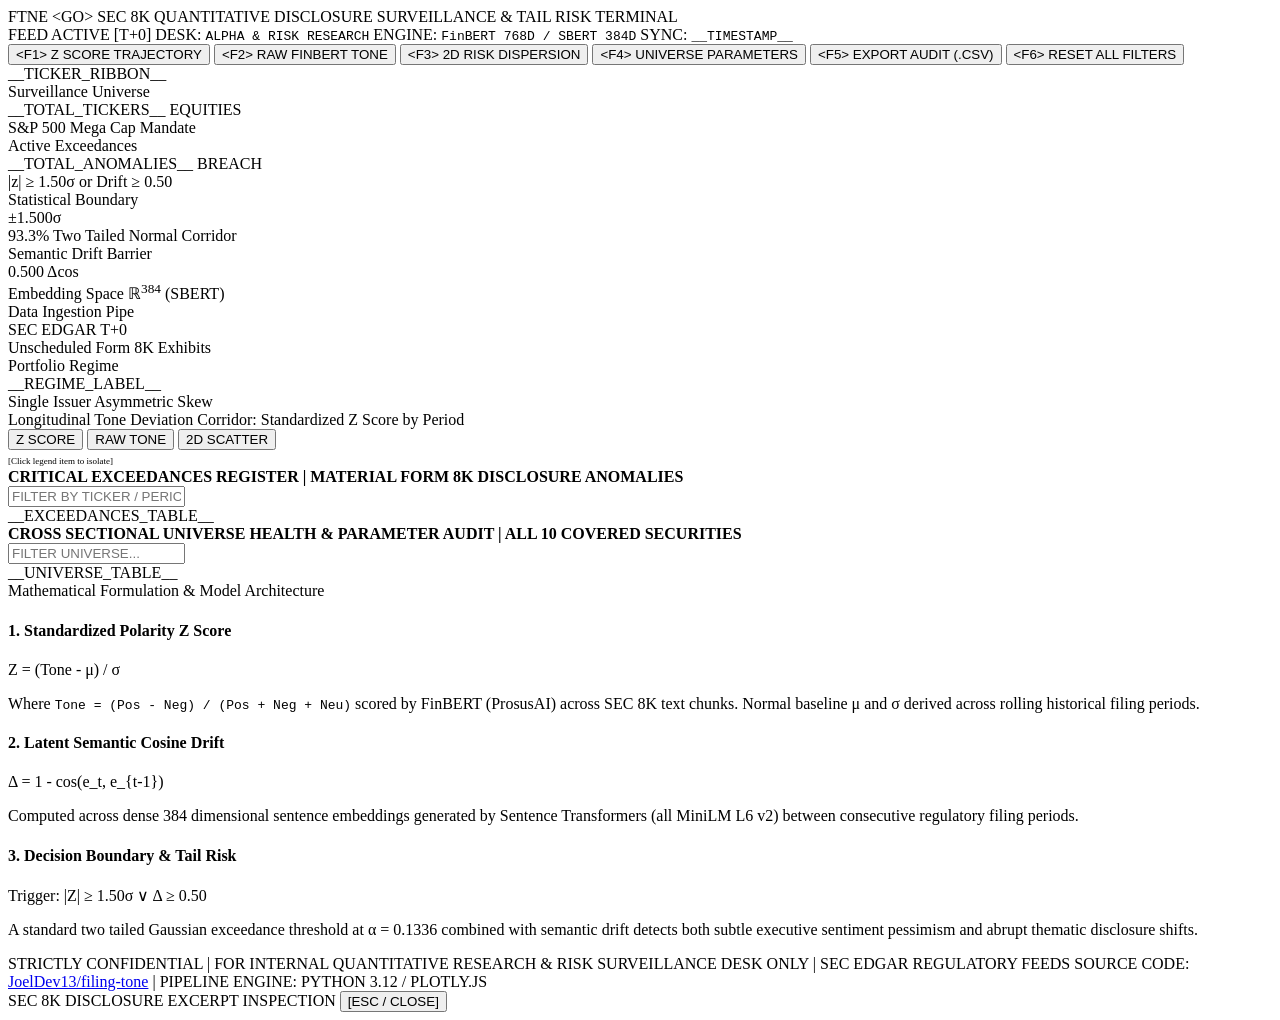
<file: scripts/templates/dashboard.html>
<!DOCTYPE html>
<html lang="en">
<head>
  <meta charset="UTF-8">
  <meta name="viewport" content="width=device-width, initial-scale=1.0">
  <title>FTNE &lt;GO&gt; | SEC 8K Quantitative Tone &amp; Drift Terminal</title>
  <link rel="preconnect" href="https://fonts.googleapis.com">
  <link rel="preconnect" href="https://fonts.gstatic.com" crossorigin>
  <link href="https://fonts.googleapis.com/css2?family=IBM+Plex+Mono:ital,wght@0,300;0,400;0,500;0,600;0,700;1,400&display=swap" rel="stylesheet">
  <script src="https://cdn.plot.ly/plotly-2.35.2.min.js"></script>
  <style>
__DASHBOARD_CSS__
  </style>
</head>
<body>
  <div class="terminal-wrapper">
    <!-- Command Masthead -->
    <header class="masthead">
      <div class="masthead-left">
        <span class="cmd-tag">FTNE &lt;GO&gt;</span>
        <span class="cmd-title">SEC 8K QUANTITATIVE DISCLOSURE SURVEILLANCE &amp; TAIL RISK TERMINAL</span>
      </div>
      <div class="masthead-right">
        <span class="status-live">FEED ACTIVE [T+0]</span>
        <span>DESK: <code>ALPHA &amp; RISK RESEARCH</code></span>
        <span>ENGINE: <code>FinBERT 768D / SBERT 384D</code></span>
        <span>SYNC: <code>__TIMESTAMP__</code></span>
      </div>
    </header>

    <!-- Function Key Toolbar -->
    <div class="fkey-toolbar">
      <button class="fkey-btn active" id="btn-f1" onclick="switchChartView('zscore')">
        <span class="fkey-tag">&lt;F1&gt;</span> Z SCORE TRAJECTORY
      </button>
      <button class="fkey-btn" id="btn-f2" onclick="switchChartView('tone')">
        <span class="fkey-tag">&lt;F2&gt;</span> RAW FINBERT TONE
      </button>
      <button class="fkey-btn" id="btn-f3" onclick="switchChartView('dispersion')">
        <span class="fkey-tag">&lt;F3&gt;</span> 2D RISK DISPERSION
      </button>
      <button class="fkey-btn" id="btn-f4" onclick="scrollToElement('section-universe')">
        <span class="fkey-tag">&lt;F4&gt;</span> UNIVERSE PARAMETERS
      </button>
      <button class="fkey-btn" id="btn-f5" onclick="exportLedgerCsv()">
        <span class="fkey-tag">&lt;F5&gt;</span> EXPORT AUDIT (.CSV)
      </button>
      <button class="fkey-btn" id="btn-f6" onclick="resetTickerFilters()">
        <span class="fkey-tag">&lt;F6&gt;</span> RESET ALL FILTERS
      </button>
    </div>

    <!-- Live Ticker Ribbon -->
    <div class="ticker-tape">
      __TICKER_RIBBON__
    </div>

    <!-- Analytical Metric Matrix -->
    <div class="metric-grid">
      <div class="metric-cell">
        <div class="metric-label">Surveillance Universe</div>
        <div class="metric-val">__TOTAL_TICKERS__ EQUITIES</div>
        <div class="metric-sub">S&amp;P 500 Mega Cap Mandate</div>
      </div>
      <div class="metric-cell">
        <div class="metric-label">Active Exceedances</div>
        <div class="metric-val" style="color: __ALERT_COLOR__;">__TOTAL_ANOMALIES__ BREACH</div>
        <div class="metric-sub">|z| &ge; 1.50&sigma; or Drift &ge; 0.50</div>
      </div>
      <div class="metric-cell">
        <div class="metric-label">Statistical Boundary</div>
        <div class="metric-val">&plusmn;1.500&sigma;</div>
        <div class="metric-sub">93.3% Two Tailed Normal Corridor</div>
      </div>
      <div class="metric-cell">
        <div class="metric-label">Semantic Drift Barrier</div>
        <div class="metric-val">0.500 &Delta;cos</div>
        <div class="metric-sub">Embedding Space ℝ<sup>384</sup> (SBERT)</div>
      </div>
      <div class="metric-cell">
        <div class="metric-label">Data Ingestion Pipe</div>
        <div class="metric-val">SEC EDGAR T+0</div>
        <div class="metric-sub">Unscheduled Form 8K Exhibits</div>
      </div>
      <div class="metric-cell">
        <div class="metric-label">Portfolio Regime</div>
        <div class="metric-val" style="color: __REGIME_COLOR__;">__REGIME_LABEL__</div>
        <div class="metric-sub">Single Issuer Asymmetric Skew</div>
      </div>
    </div>

    <!-- Quantitative Chart Panel -->
    <div class="chart-panel">
      <div class="panel-header">
        <span id="chart-title">Longitudinal Tone Deviation Corridor: Standardized Z Score by Period</span>
        <div class="panel-controls">
          <div class="chart-view-toggle">
            <button class="view-btn active" id="vbtn-zscore" onclick="switchChartView('zscore')">Z SCORE</button>
            <button class="view-btn" id="vbtn-tone" onclick="switchChartView('tone')">RAW TONE</button>
            <button class="view-btn" id="vbtn-dispersion" onclick="switchChartView('dispersion')">2D SCATTER</button>
          </div>
          <span style="color: var(--text-muted); font-size: 9px;">[Click legend item to isolate]</span>
        </div>
      </div>
      <div class="chart-canvas">
        <div id="plotly-chart"></div>
      </div>
    </div>

    <!-- Critical Exceedances Register Table -->
    <div class="data-panel" id="section-exceedances">
      <div class="table-tools">
        <span style="color: var(--amber); font-weight: 700;">CRITICAL EXCEEDANCES REGISTER | MATERIAL FORM 8K DISCLOSURE ANOMALIES</span>
        <div>
          <input type="text" id="filter-exceedances" class="table-search" placeholder="FILTER BY TICKER / PERIOD..." onkeyup="filterTable('table-exceedances', this.value)">
        </div>
      </div>
      <div class="table-wrapper">
        __EXCEEDANCES_TABLE__
      </div>
    </div>

    <!-- Complete Universe Surveillance Matrix Table -->
    <div class="data-panel" id="section-universe">
      <div class="table-tools">
        <span style="color: var(--amber); font-weight: 700;">CROSS SECTIONAL UNIVERSE HEALTH &amp; PARAMETER AUDIT | ALL 10 COVERED SECURITIES</span>
        <div>
          <input type="text" id="filter-universe" class="table-search" placeholder="FILTER UNIVERSE..." onkeyup="filterTable('table-universe', this.value)">
        </div>
      </div>
      <div class="table-wrapper">
        __UNIVERSE_TABLE__
      </div>
    </div>

    <!-- Quantitative Methodology and Specification -->
    <div class="spec-panel">
      <div class="spec-header">Mathematical Formulation &amp; Model Architecture</div>
      <div class="spec-grid">
        <div class="spec-col">
          <h4>1. Standardized Polarity Z Score</h4>
          <div class="formula-box">Z = (Tone - &mu;) / &sigma;</div>
          <p>Where <code>Tone = (Pos - Neg) / (Pos + Neg + Neu)</code> scored by FinBERT (ProsusAI) across SEC 8K text chunks. Normal baseline &mu; and &sigma; derived across rolling historical filing periods.</p>
        </div>
        <div class="spec-col">
          <h4>2. Latent Semantic Cosine Drift</h4>
          <div class="formula-box">&Delta; = 1 - cos(e_t, e_{t-1})</div>
          <p>Computed across dense 384 dimensional sentence embeddings generated by Sentence Transformers (all MiniLM L6 v2) between consecutive regulatory filing periods.</p>
        </div>
        <div class="spec-col">
          <h4>3. Decision Boundary &amp; Tail Risk</h4>
          <div class="formula-box">Trigger: |Z| &ge; 1.50&sigma; &or; &Delta; &ge; 0.50</div>
          <p>A standard two tailed Gaussian exceedance threshold at &alpha; = 0.1336 combined with semantic drift detects both subtle executive sentiment pessimism and abrupt thematic disclosure shifts.</p>
        </div>
      </div>
    </div>

    <!-- Institutional Compliance Footer -->
    <footer>
      <span>STRICTLY CONFIDENTIAL | FOR INTERNAL QUANTITATIVE RESEARCH &amp; RISK SURVEILLANCE DESK ONLY | SEC EDGAR REGULATORY FEEDS</span>
      <span>SOURCE CODE: <a href="https://github.com/JoelDev13/filing-tone" target="_blank" rel="noopener">JoelDev13/filing-tone</a> | PIPELINE ENGINE: PYTHON 3.12 / PLOTLY.JS</span>
    </footer>
  </div>

  <!-- Excerpt Modal Drawer -->
  <div id="snippet-modal" onclick="closeModal(event)">
    <div class="modal-box" onclick="event.stopPropagation()">
      <div class="modal-header">
        <span id="modal-title">SEC 8K DISCLOSURE EXCERPT INSPECTION</span>
        <button class="modal-close" onclick="closeModal()">[ESC / CLOSE]</button>
      </div>
      <div class="modal-body" id="modal-content"></div>
    </div>
  </div>

  <script>
    // Injected Chart Payloads
    const views = {
      zscore: {
        traces: __TRACES_ZSCORE_JSON__,
        layout: __LAYOUT_ZSCORE_JSON__,
        title: "Longitudinal Tone Deviation Corridor: Standardized Z Score by Period"
      },
      tone: {
        traces: __TRACES_TONE_JSON__,
        layout: __LAYOUT_TONE_JSON__,
        title: "Raw FinBERT Polarity Score Trajectory: Absolute Value (Pos - Neg)"
      },
      dispersion: {
        traces: __TRACES_DISPERSION_JSON__,
        layout: __LAYOUT_DISPERSION_JSON__,
        title: "2D Quantitative Risk Dispersion: SBERT Semantic Drift vs Tone Z Score"
      }
    };

    let currentView = 'zscore';
    const plotConfig = {
      responsive: true,
      displayModeBar: true,
      displaylogo: false,
      modeBarButtonsToRemove: ['lasso2d', 'select2d']
    };

    function renderCurrentView() {
      const v = views[currentView];
      document.getElementById('chart-title').innerHTML = v.title;
      Plotly.react('plotly-chart', v.traces, v.layout, plotConfig);
    }

    function switchChartView(viewKey) {
      if (!views[viewKey]) return;
      currentView = viewKey;

      ['zscore', 'tone', 'dispersion'].forEach(k => {
        const btn = document.getElementById('vbtn-' + k);
        const fbtn = document.getElementById('btn-f' + (k === 'zscore' ? '1' : k === 'tone' ? '2' : '3'));
        if (btn) btn.classList.toggle('active', k === viewKey);
        if (fbtn) fbtn.classList.toggle('active', k === viewKey);
      });

      renderCurrentView();
    }

    function isolateTicker(ticker) {
      const v = views[currentView];
      const update = {
        visible: v.traces.map(t => (t.name === ticker ? true : 'legendonly'))
      };
      Plotly.restyle('plotly-chart', update);
    }

    function resetTickerFilters() {
      const v = views[currentView];
      const update = {
        visible: v.traces.map(() => true)
      };
      Plotly.restyle('plotly-chart', update);
    }

    function filterTable(tableId, query) {
      const q = query.toLowerCase();
      const rows = document.querySelectorAll('#' + tableId + ' tbody tr');
      rows.forEach(r => {
        r.style.display = r.innerText.toLowerCase().includes(q) ? '' : 'none';
      });
    }

    function openModal(ticker, period, text) {
      document.getElementById('modal-title').innerText = `SEC 8K DISCLOSURE EXCERPT: ${ticker} [${period}]`;
      document.getElementById('modal-content').innerText = text;
      document.getElementById('snippet-modal').style.display = 'flex';
    }

    function closeModal() {
      document.getElementById('snippet-modal').style.display = 'none';
    }

    function scrollToElement(id) {
      const el = document.getElementById(id);
      if (el) el.scrollIntoView({ behavior: 'smooth' });
    }

    function exportLedgerCsv() {
      const rows = [];
      document.querySelectorAll('#table-exceedances tr').forEach(r => {
        const cols = Array.from(r.querySelectorAll('th, td')).map(c => `"${c.innerText.replace(/"/g, '""')}"`);
        rows.push(cols.join(','));
      });
      const blob = new Blob([rows.join('\n')], { type: 'text/csv' });
      const url = URL.createObjectURL(blob);
      const a = document.createElement('a');
      a.href = url;
      a.download = `FTNE_SEC8K_EXCEEDANCES_${new Date().toISOString().slice(0, 10)}.csv`;
      a.click();
      URL.revokeObjectURL(url);
    }

    document.addEventListener('keydown', e => {
      if (e.key === 'Escape') closeModal();
      if (e.key === 'F1') { e.preventDefault(); switchChartView('zscore'); }
      if (e.key === 'F2') { e.preventDefault(); switchChartView('tone'); }
      if (e.key === 'F3') { e.preventDefault(); switchChartView('dispersion'); }
      if (e.key === 'F5') { e.preventDefault(); exportLedgerCsv(); }
    });

    // Initialize Plotly
    renderCurrentView();

    window.addEventListener('resize', () => {
      Plotly.Plots.resize('plotly-chart');
    });
  </script>
</body>
</html>
</file>
